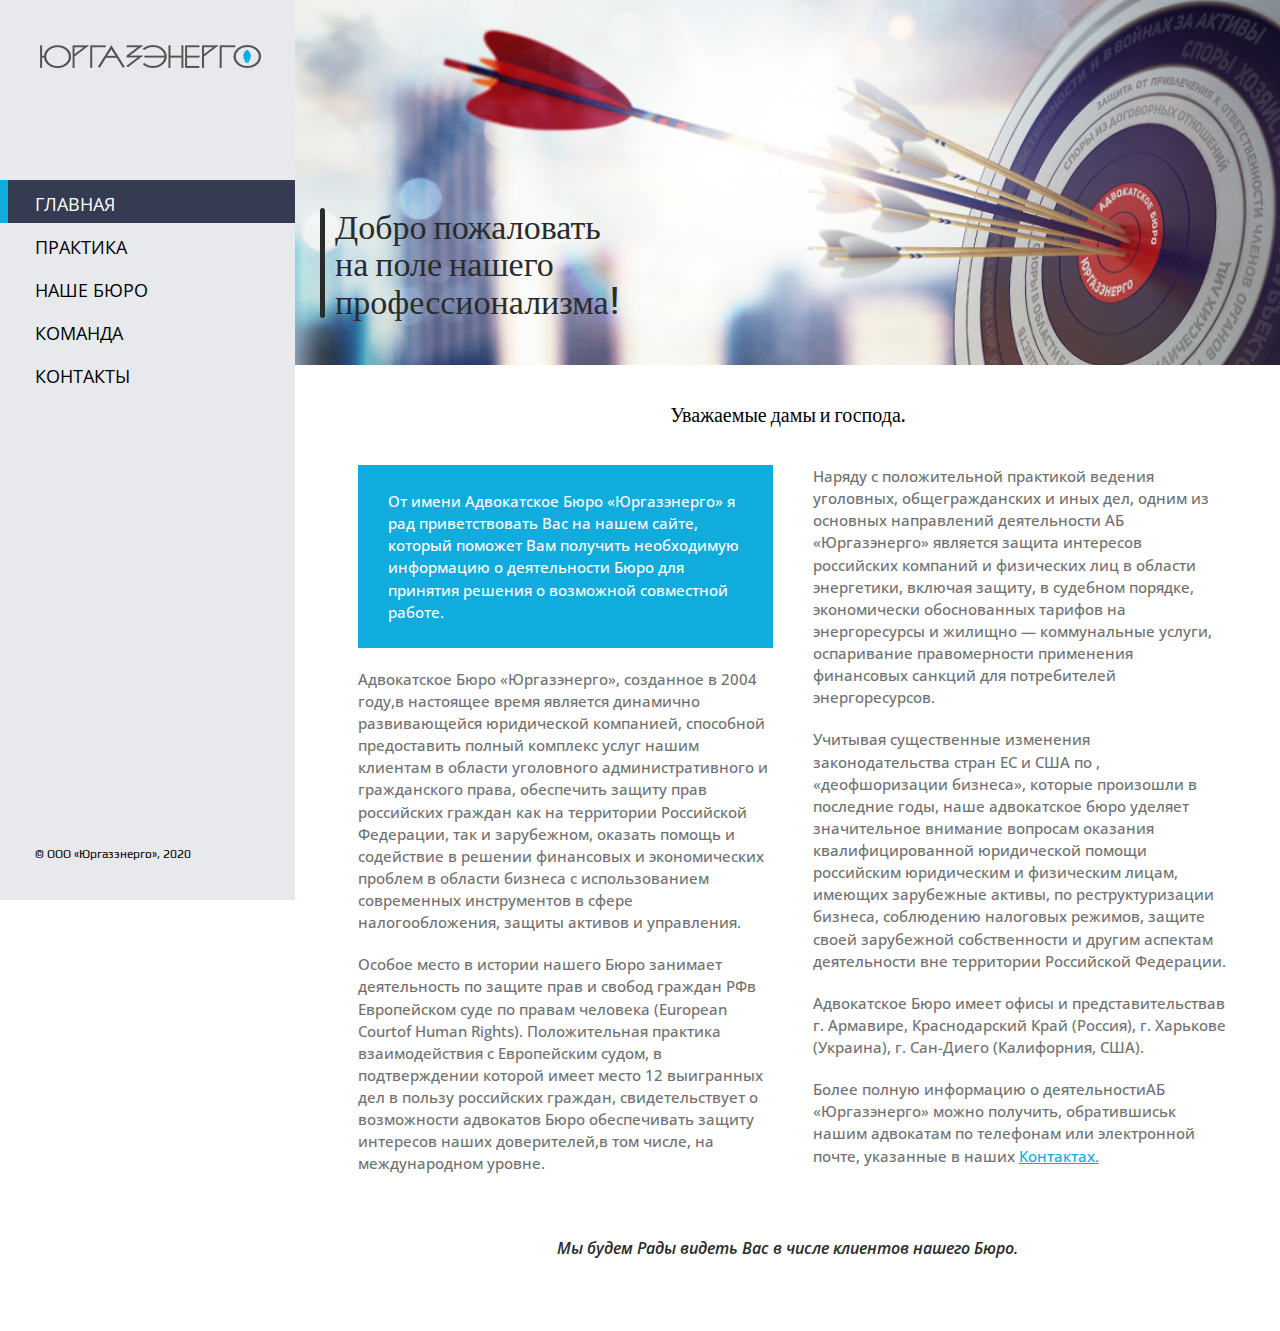
<file: index.html>
<!DOCTYPE html>
<html lang="en">

<head>
    <meta charset="UTF-8">
    <title>Document</title>

    <link href="https://fonts.googleapis.com/css2?family=Open+Sans:ital,wght@0,400;0,600;0,700;1,600&display=swap" rel="stylesheet">
    <link href="https://fonts.googleapis.com/css2?family=Arvo:wght@400;700&display=swap" rel="stylesheet">
    <link href="https://fonts.googleapis.com/css2?family=Play&display=swap" rel="stylesheet">

    <link rel="stylesheet" href="menu_style.css">
    <link rel="stylesheet" href="style.css">
</head>

<body>
    <div class="menu">

        <img class="logo" src="img/logo.png" alt="">

        <ul class="list">
            <li>
                <a class="list__item active" href="index.html">Главная</a>
            </li>
            <li>
                <a class="list__item" href="#">Практика</a>
            </li>
            <li>
                <a class="list__item" href="#">Наше бюро</a>
            </li>
            <li>
                <a class="list__item" href="#">Команда</a>
            </li>
            <li>
                <a class="list__item" href="contact_page.html">Контакты</a>
            </li>
        </ul>

        <p class="ooo">© ООО «Юргазэнерго», 2020</p>
    </div>

    <header>
        <h1 class="header__title">
            Добро пожаловать<br>
            на поле нашего<br>
            профессионализма!
        </h1>
    </header>

    <section>
        <div class="section__title">
            <h4>Уважаемые дамы и господа.</h4>
        </div>

        <div class="section__items">
            <div class="section__text">
                <p class="section__item special">От имени Адвокатское Бюро «Юргазэнерго»
                    я рад приветствовать Вас на нашем сайте, который поможет Вам получить необходимую информацию о деятельности Бюро для принятия решения
                    о возможной совместной работе.</p>

                <p class="section__item">Адвокатское Бюро «Юргазэнерго», созданное в 2004 году,в настоящее время является динамично развивающейся юридической компанией, способной предоставить полный комплекс услуг нашим клиентам в области уголовного административного и гражданского права, обеспечить защиту прав российских граждан как на территории Российской Федерации, так и зарубежном, оказать помощь и содействие в решении финансовых и экономических проблем в области бизнеса с использованием современных инструментов в сфере налогообложения, защиты активов и управления.</p>

                <p class="section__item">Особое место в истории нашего Бюро занимает деятельность по защите прав и свобод граждан РФв Европейском суде по правам человека (European Courtof Human Rights). Положительная практика взаимодействия с Европейским судом, в подтверждении которой имеет место 12 выигранных дел в пользу российских граждан, свидетельствует о возможности адвокатов Бюро обеспечивать защиту интересов наших доверителей,в том числе, на международном уровне.</p>
            </div>

            <div class="section__text">
                <p class="section__item">Наряду с положительной практикой ведения уголовных, общегражданских и иных дел, одним из основных направлений деятельности АБ «Юргазэнерго» является защита интересов российских компаний и физических лиц в области энергетики, включая защиту, в судебном порядке, экономически обоснованных тарифов на энергоресурсы и жилищно — коммунальные услуги, оспаривание правомерности применения финансовых санкций для потребителей энергоресурсов.</p>

                <p class="section__item">Учитывая существенные изменения законодательства стран ЕС и США по , «деофшоризации бизнеса», которые произошли в последние годы, наше адвокатское бюро уделяет значительное внимание вопросам оказания квалифицированной юридической помощи российским юридическим и физическим лицам, имеющих зарубежные активы, по реструктуризации бизнеса, соблюдению налоговых режимов, защите своей зарубежной собственности и другим аспектам деятельности вне территории Российской Федерации.</p>

                <p class="section__item">Адвокатское Бюро имеет офисы и представительствав г. Армавире, Краснодарский Край (Россия), г. Харькове (Украина), г. Сан-Диего (Калифорния, США).</p>

                <p class="section__item"> Более полную информацию о деятельностиАБ «Юргазэнерго» можно получить, обратившиськ нашим адвокатам по телефонам или электронной почте, указанные в наших
                    <span class="section__item__span"><a href="contact_page.html">Контактах.</a></span>
                </p>
            </div>
        </div>


        <footer>
            <h1 class="footer__title">Мы будем Рады видеть Вас в числе клиентов нашего Бюро.</h1>
        </footer>
    </section>

</body>


</html>
</file>
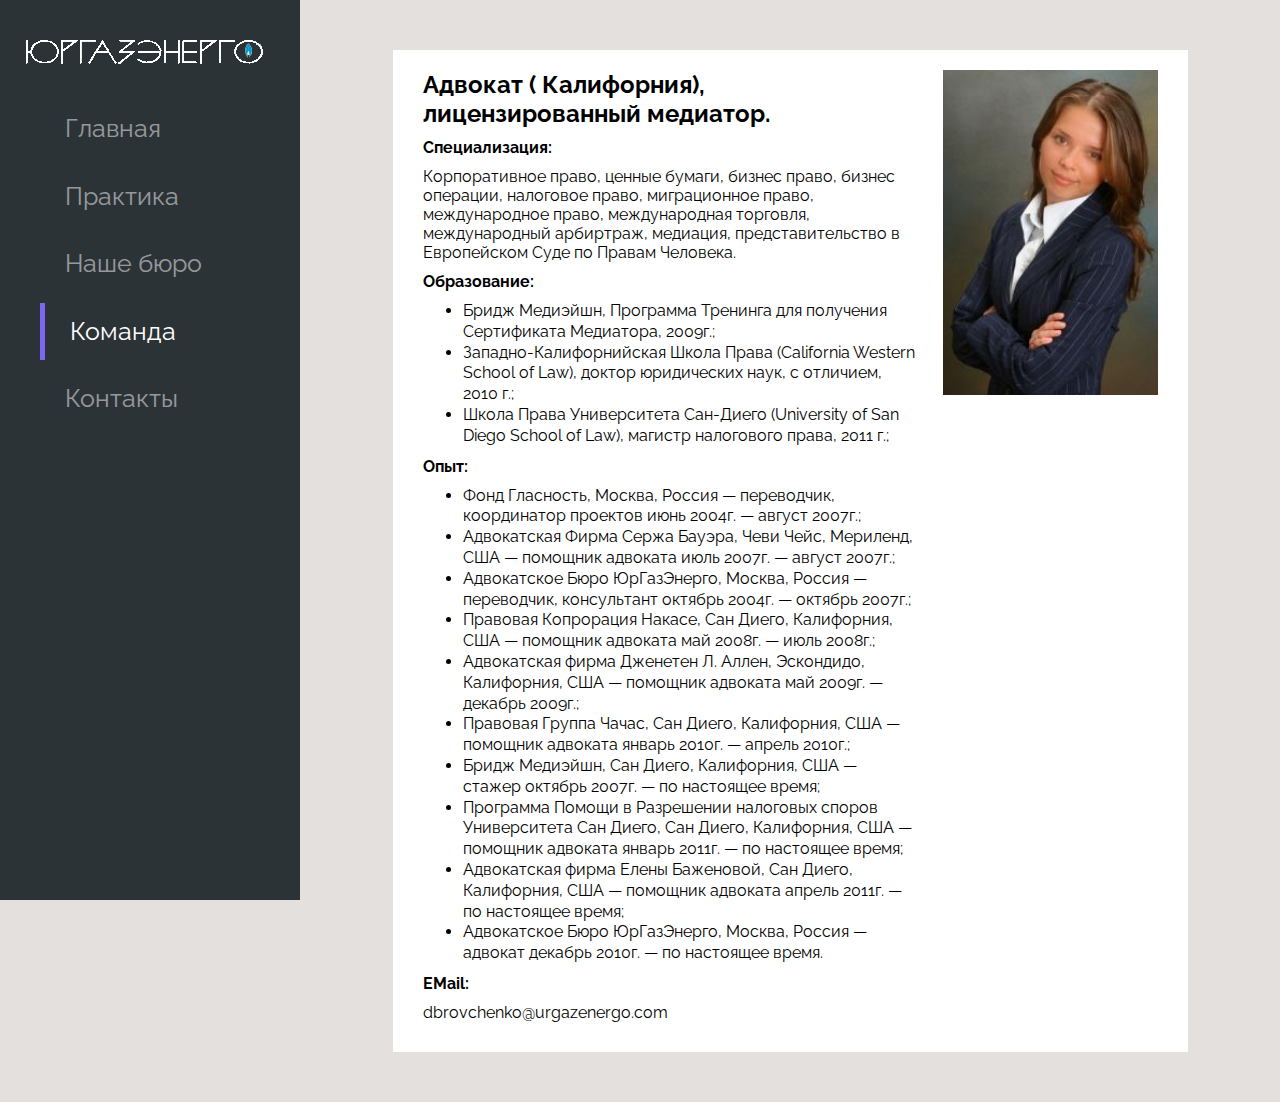
<file: BDS.html>
<!DOCTYPE html>
<html lang="en">

<head>
    <meta charset="UTF-8">
    <title>Соловых Дарья Сергеевна</title>
    <link rel="shortcut icon" href="images/title_logo.png" type="image/x-icon">
    <link href="https://fonts.googleapis.com/css2?family=Raleway:wght@400;600;700&display=swap" rel="stylesheet">
    <link rel="stylesheet" href="main_style.css">
</head>

<body>
    <div class="page">
        <div class="menu">
            <div class="logo">
                <a href="index.html"><img class="logo_img" src="images/logo.png" alt=""></a>
            </div>

            <ul>
                <li>
                    <a href="index.html" class="menu_list">
                        Главная
                    </a>
                </li>
                <li>
                    <a href="projects_page.html " class="menu_list">
                        Практика
                    </a>
                </li>
                <li>
                    <a href="buro_page.html" class="menu_list">
                        Наше бюро
                    </a>
                </li>
                <li class="selected">
                    <a href="team_page.html" class="menu_list selected">
                        Команда
                    </a>
                </li>
                <li>
                    <a href="contacts_page.html" class="menu_list">
                        Контакты
                    </a>
                </li>
            </ul>
        </div>

        <div class="content">
            <div class="person_info">
                <div class="person_info_text">
                    <h2>Адвокат ( Калифорния), лицензированный медиатор.</h2>
                    <p class="person_title">Специализация:</p>
                    <p>Корпоративное право, ценные бумаги, бизнес право, бизнес операции, налоговое право, миграционное право, международное право, международная торговля, международный арбиртраж, медиация, представительство в Европейском Суде по Правам Человека.</p>
                    <p class="person_title">Образование:</p>
                    <ul class="person_list">
                        <li class="person_list">Бридж Медиэйшн, Программа Тренинга для получения Сертификата Медиатора, 2009г.;</li>
                        <li class="person_list">Западно-Калифорнийская Школа Права (California Western School of Law), доктор юридических наук, с отличием, 2010 г.;</li>
                        <li class="person_list">Школа Права Университета Сан-Диего (University of San Diego School of Law), магистр налогового права, 2011 г.;</li>
                    </ul>
                    <p class="person_title">Опыт:</p>
                    <ul class="person_list">
                        <li class="person_list">Фонд Гласность, Москва, Россия — переводчик, координатор проектов июнь 2004г. — август 2007г.;</li>
                        <li class="person_list">Адвокатская Фирма Сержа Бауэра, Чеви Чейс, Мериленд, США — помощник адвоката июль 2007г. — август 2007г.;</li>
                        <li class="person_list">Адвокатское Бюро ЮрГазЭнерго, Москва, Россия — переводчик, консультант октябрь 2004г. — октябрь 2007г.;</li>
                        <li class="person_list">Правовая Копрорация Накасе, Сан Диего, Калифорния, США — помощник адвоката май 2008г. — июль 2008г.;</li>
                        <li class="person_list">Адвокатская фирма Дженетен Л. Аллен, Эскондидо, Калифорния, США — помощник адвоката май 2009г. — декабрь 2009г.;</li>
                        <li class="person_list">Правовая Группа Чачас, Сан Диего, Калифорния, США — помощник адвоката  январь 2010г. — апрель 2010г.;</li>
                        <li class="person_list">Бридж Медиэйшн, Сан Диего, Калифорния, США — стажер октябрь 2007г. — по настоящее время;</li>
                        <li class="person_list">Программа Помощи в Разрешении налоговых споров Университета Сан Диего, Сан Диего, Калифорния, США — помощник адвоката январь 2011г. — по настоящее время;</li>
                        <li class="person_list">Адвокатская фирма Елены Баженовой, Сан Диего, Калифорния, США — помощник адвоката апрель 2011г. — по настоящее время;</li>
                        <li class="person_list">Адвокатское Бюро ЮрГазЭнерго, Москва, Россия — адвокат декабрь 2010г. — по настоящее время.</li>
                    </ul>
                    <p class="person_title">EMail:</p>
                    <p>dbrovchenko@urgazenergo.com</p>
                </div>
                <div class="person_foto">
                    <img src="images/bds.jpg" alt="" height="325" width="215">
                </div>
            </div>
        </div>
    </div>
</body>

</html>
</file>
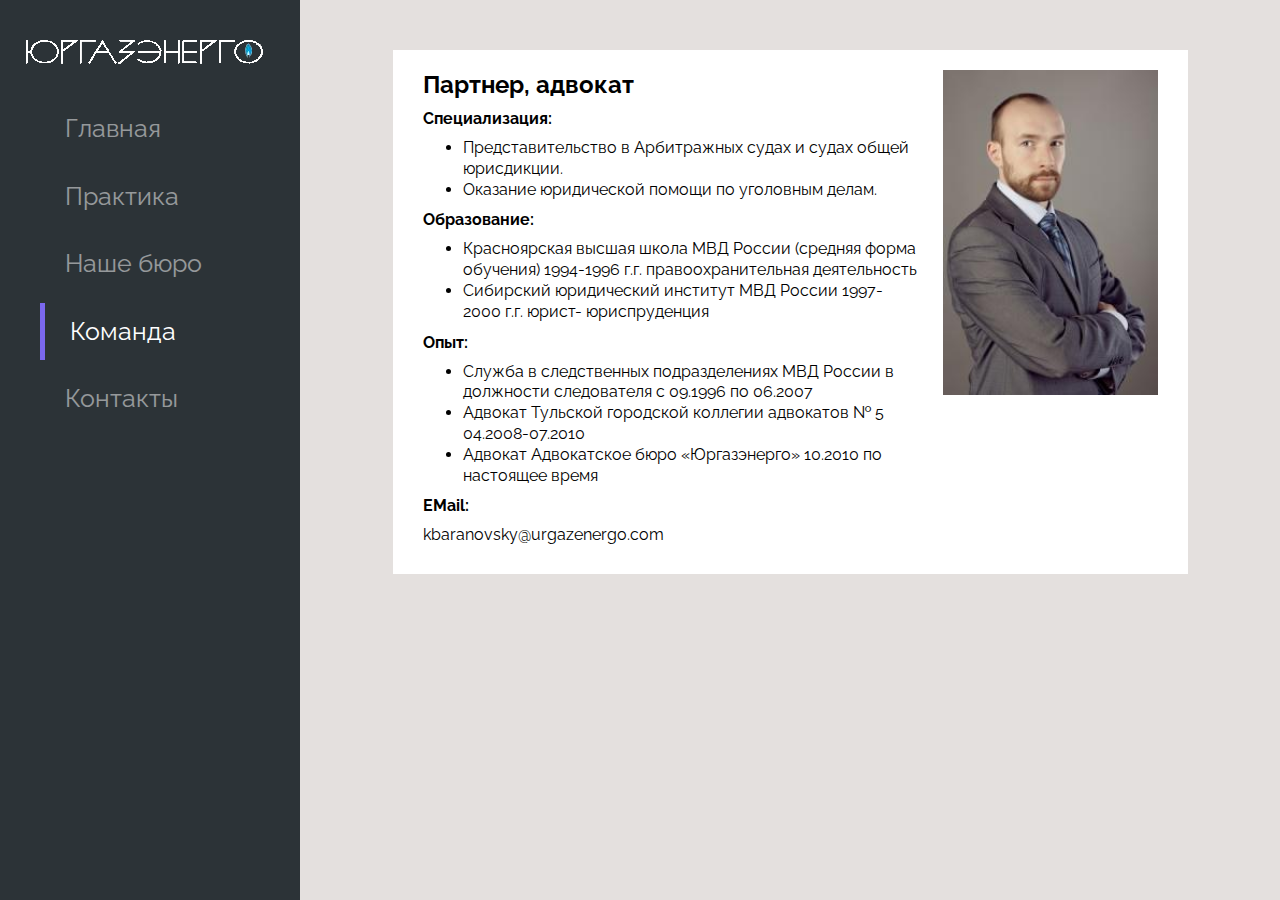
<file: BKV.html>
<!DOCTYPE html>
<html lang="en">

<head>
    <meta charset="UTF-8">
    <title>Барановский Константин Викторович</title>
    <link rel="shortcut icon" href="images/title_logo.png" type="image/x-icon">
    <link href="https://fonts.googleapis.com/css2?family=Raleway:wght@400;600;700&display=swap" rel="stylesheet">
    <link rel="stylesheet" href="main_style.css">
</head>

<body>
    <div class="page">
        <div class="menu">
            <div class="logo">
                <a href="index.html"><img class="logo_img" src="images/logo.png" alt=""></a>
            </div>

            <ul>
                <li>
                    <a href="index.html" class="menu_list">
                        Главная
                    </a>
                </li>
                <li>
                    <a href="projects_page.html " class="menu_list">
                        Практика
                    </a>
                </li>
                <li>
                    <a href="buro_page.html" class="menu_list">
                        Наше бюро
                    </a>
                </li>
                <li class="selected">
                    <a href="team_page.html" class="menu_list selected">
                        Команда
                    </a>
                </li>
                <li>
                    <a href="contacts_page.html" class="menu_list">
                        Контакты
                    </a>
                </li>
            </ul>
        </div>


        <div class="content">
            <div class="person_info">
                <div class="person_info_text">
                    <h2>Партнер, адвокат</h2>
                    <p class="person_title">Специализация:</p>
                    <ul class="person_list">
                        <li class="person_list">Представительство в Арбитражных судах и судах общей юрисдикции.</li>
                        <li class="person_list">Оказание юридической помощи по уголовным делам.</li>
                    </ul>
                    <p class="person_title">Образование:</p>
                    <ul class="person_list">
                        <li class="person_list">Красноярская высшая школа МВД России (средняя форма обучения) 1994-1996 г.г. правоохранительная деятельность</li>
                        <li class="person_list">Сибирский юридический институт МВД России 1997-2000 г.г. юрист- юриспруденция</li>
                    </ul>
                    <p class="person_title">Опыт:</p>
                    <ul class="person_list">
                        <li class="person_list">Служба в следственных подразделениях МВД России в должности следователя  с 09.1996 по 06.2007</li>
                        <li class="person_list">Адвокат Тульской городской коллегии адвокатов № 5 04.2008-07.2010</li>
                        <li class="person_list">Адвокат Адвокатское бюро «Юргазэнерго» 10.2010 по настоящее время</li>
                    </ul>
                    <p class="person_title">EMail:</p>
                    <p>kbaranovsky@urgazenergo.com</p>
                </div>
                <div class="person_foto">
                    <img src="images/bkv.jpg" alt="" height="325" width="215">
                </div>
            </div>
        </div>

    </div>
</body>

</html>
</file>
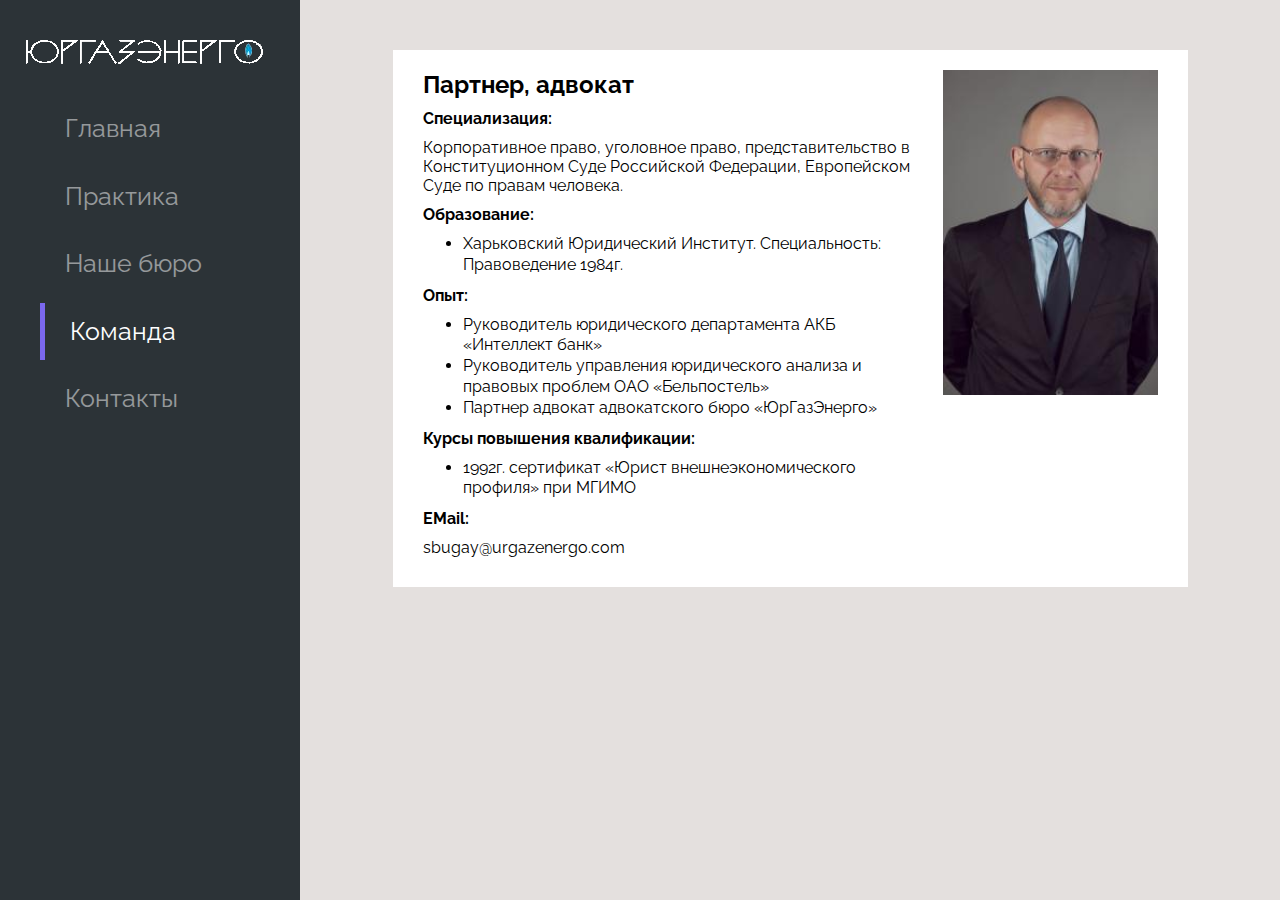
<file: BSP.html>
<!DOCTYPE html>
<html lang="en">

<head>
    <meta charset="UTF-8">
    <title>Бугай Сергей Прокофьевич</title>
    <link rel="shortcut icon" href="images/title_logo.png" type="image/x-icon">
    <link href="https://fonts.googleapis.com/css2?family=Raleway:wght@400;600;700&display=swap" rel="stylesheet">
    <link rel="stylesheet" href="main_style.css">
</head>

<body>
    <div class="page">
        <div class="menu">
            <div class="logo">
                <a href="index.html"><img class="logo_img" src="images/logo.png" alt=""></a>
            </div>

            <ul>
                <li>
                    <a href="index.html" class="menu_list">
                        Главная
                    </a>
                </li>
                <li>
                    <a href="projects_page.html " class="menu_list">
                        Практика
                    </a>
                </li>
                <li>
                    <a href="buro_page.html" class="menu_list">
                        Наше бюро
                    </a>
                </li>
                <li class="selected">
                    <a href="team_page.html" class="menu_list selected">
                        Команда
                    </a>
                </li>
                <li>
                    <a href="contacts_page.html" class="menu_list">
                        Контакты
                    </a>
                </li>
            </ul>
        </div>

        <div class="content">
            <div class="person_info">
                <div class="person_info_text">
                    <h2>Партнер, адвокат</h2>
                    <p class="person_title">Специализация:</p>
                    <p>Корпоративное право, уголовное право, представительство в Конституционном Суде Российской Федерации, Европейском Суде по правам человека.</p>
                    <p class="person_title">Образование:</p>
                    <ul class="person_list">
                        <li class="person_list">Харьковский Юридический Институт. Специальность: Правоведение 1984г.</li>
                    </ul>
                    <p class="person_title">Опыт:</p>
                    <ul class="person_list">
                        <li class="person_list">Руководитель юридического департамента АКБ «Интеллект банк»</li>
                        <li class="person_list">Руководитель управления юридического анализа и правовых проблем ОАО «Бельпостель»</li>
                        <li class="person_list">Партнер адвокат адвокатского бюро «ЮрГазЭнерго»</li>
                    </ul>
                    <p class="person_title">Курсы повышения квалификации:</p>
                    <ul class="person_list">
                        <li class="person_list">1992г. сертификат «Юрист внешнеэкономического профиля» при МГИМО</li>
                    </ul>
                    <p class="person_title">EMail:</p>
                    <p>sbugay@urgazenergo.com</p>
                </div>
                <div class="person_foto">
                    <img src="images/bsp.jpg" alt="" height="325" width="215">
                </div>
            </div>
        </div>
    </div>
</body>

</html>
</file>
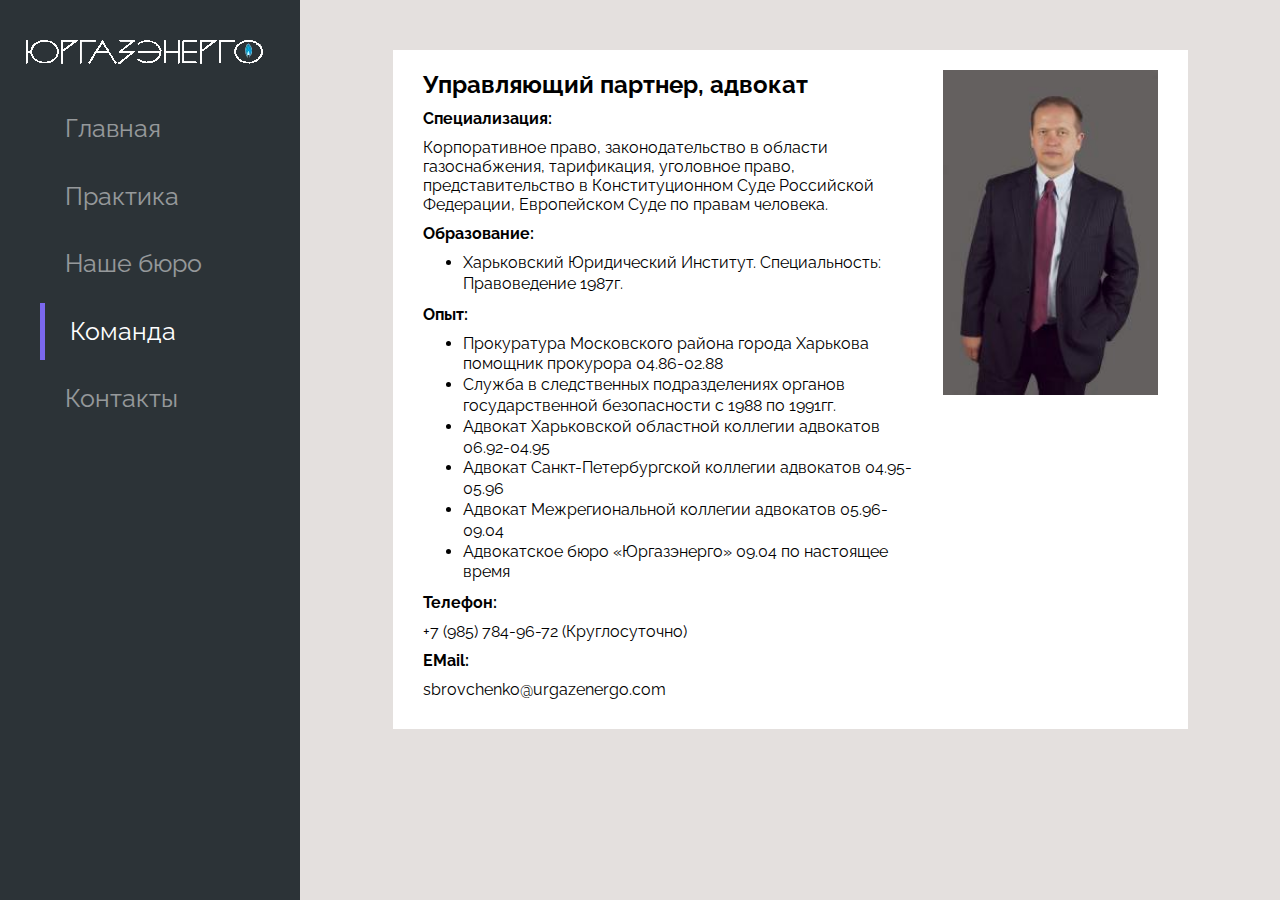
<file: BSV.html>
<!DOCTYPE html>
<html lang="en">

<head>
    <meta charset="UTF-8">
    <title>Бровченко Сергей Васильевич</title>
    <link rel="shortcut icon" href="images/title_logo.png" type="image/x-icon">
    <link href="https://fonts.googleapis.com/css2?family=Raleway:wght@400;600;700&display=swap" rel="stylesheet">
    <link rel="stylesheet" href="main_style.css">
</head>

<body>
    <div class="page">
        <div class="menu">
            <div class="logo">
                <a href="index.html"><img class="logo_img" src="images/logo.png" alt=""></a>
            </div>

            <ul>
                <li>
                    <a href="index.html" class="menu_list">
                        Главная
                    </a>
                </li>
                <li>
                    <a href="projects_page.html " class="menu_list">
                        Практика
                    </a>
                </li>
                <li>
                    <a href="buro_page.html" class="menu_list">
                        Наше бюро
                    </a>
                </li>
                <li class="selected">
                    <a href="team_page.html" class="menu_list selected">
                        Команда
                    </a>
                </li>
                <li>
                    <a href="contacts_page.html" class="menu_list">
                        Контакты
                    </a>
                </li>
            </ul>
        </div>

        <div class="content">
            <div class="person_info">
                <div class="person_info_text">
                    <h2>Управляющий партнер, адвокат</h2>
                    <p class="person_title">Специализация:</p>
                    <p>Корпоративное право, законодательство в области газоснабжения, тарификация, уголовное право, представительство в Конституционном Суде Российской Федерации, Европейском Суде по правам человека.</p>
                    <p class="person_title">Образование:</p>
                    <ul class="person_list">
                        <li class="person_list">Харьковский Юридический Институт. Специальность: Правоведение 1987г.</li>
                    </ul>
                    <p class="person_title">Опыт:</p>
                    <ul class="person_list">
                        <li class="person_list">Прокуратура Московского района города Харькова помощник прокурора 04.86-02.88</li>
                        <li class="person_list">Служба в следственных подразделениях органов государственной безопасности с 1988 по 1991гг.</li>
                        <li class="person_list">Адвокат Харьковской областной коллегии адвокатов 06.92-04.95</li>
                        <li class="person_list">Адвокат Санкт-Петербургской коллегии адвокатов 04.95-05.96</li>
                        <li class="person_list">Адвокат Межрегиональной коллегии адвокатов 05.96-09.04</li>
                        <li class="person_list">Адвокатское бюро «Юргазэнерго» 09.04 по настоящее время</li>
                    </ul>
                    <p class="person_title">Телефон:</p>
                    <p>+7 (985) 784-96-72 (Круглосуточно)</p>
                    <p class="person_title">EMail:</p>
                    <p>sbrovchenko@urgazenergo.com</p>
                </div>
                <div class="person_foto">
                    <img src="images/bsv.jpg" alt="" height="325" width="215">
                </div>
            </div>
        </div>
    </div>
</body>

</html>
</file>
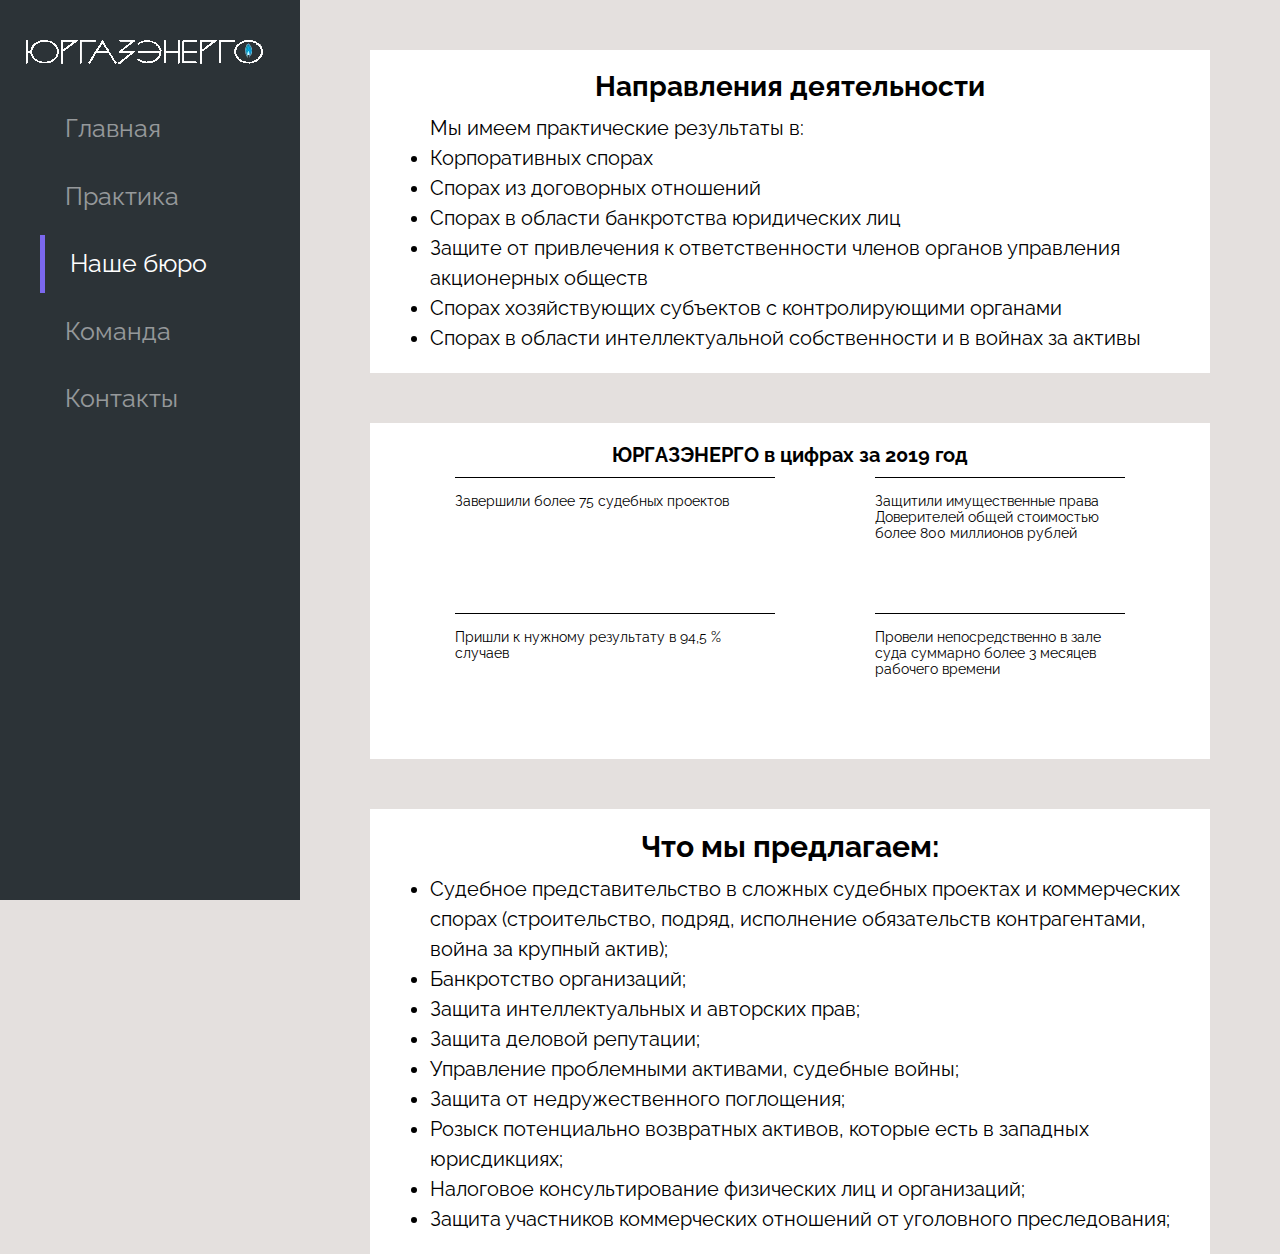
<file: buro_page.html>
<!DOCTYPE html>
<html lang="en">

<head>
    <meta charset="UTF-8">
    <title>Наше бюро</title>
    <link rel="shortcut icon" href="images/title_logo.png" type="image/x-icon">
    <link href="https://fonts.googleapis.com/css2?family=Raleway:wght@400;600;700&display=swap" rel="stylesheet">
    <link rel="stylesheet" href="main_style.css">
</head>

<body>
    <div class="page">
        <div class="menu">
            <div class="logo">
                <a href="index.html"><img class="logo_img" src="images/logo.png" alt=""></a>
            </div>

            <ul>
                <li>
                    <a href="index.html" class="menu_list">
                        Главная
                    </a>
                </li>
                <li>
                    <a href="projects_page.html" class="menu_list">
                        Практика
                    </a>
                </li>
                <li class="selected">
                    <a href="buro_page.html" class="menu_list selected">
                        Наше бюро
                    </a>
                </li>
                <li>
                    <a href="team_page.html" class="menu_list">
                        Команда
                    </a>
                </li>
                <li>
                    <a href="contacts_page.html" class="menu_list">
                        Контакты
                    </a>
                </li>
            </ul>
        </div>

        <div class="content">
            <div class="stats">
                <div class="naprav_title">
                    <h1>Направления деятельности</h1>
                </div>
                <ul>
                    <li class="help_list" id="no_disck">
                        Мы имеем практические результаты в:
                    </li>
                        <li class="help_list">Корпоративных спорах</li>
                        <li class="help_list">Спорах из договорных отношений</li>
                        <li class="help_list">Спорах в области банкротства юридических лиц</li>
                        <li class="help_list">Защите от привлечения к ответственности членов органов управления акционерных обществ</li>
                        <li class="help_list">Спорах хозяйствующих субъектов с контролирующими органами</li>
                        <li class="help_list">Спорах в области интеллектуальной собственности и в войнах за активы</li>
                    </ul>
            </div>

            <div class="stats">
                <div class="stats_title">
                    <h1>ЮРГАЗЭНЕРГО в цифрах за 2019 год</h1>
                </div>
                <div class="blocks">
                    <div class="block" id="bl_0">
                        Завершили более 75 судебных проектов
                    </div>
                    <div class="block" id="bl_1">
                        Защитили имущественные права Доверителей общей стоимостью более 800 миллионов рублей
                    </div>
                    <div class="block" id="bl_2">
                        Пришли к нужному результату в 94,5 % случаев
                    </div>
                    <div class="block" id="bl_3">
                        Провели непосредственно в зале суда суммарно более 3 месяцев рабочего времени
                    </div>
                </div>
            </div>

            <div class="stats">
                <div class="main_help_title">
                    <h1>Что мы предлагаем:</h1>
                </div>
                <div class="list">
                    <ul>
                        <li class="help_list" id="str">Cудебное представительство в сложных судебных проектах и коммерческих спорах (строительство, подряд, исполнение обязательств контрагентами, война за крупный актив);</li>
                        <li class="help_list">Банкротство организаций;</li>
                        <li class="help_list">Защита интеллектуальных и авторских прав; </li>
                        <li class="help_list">Защита деловой репутации;</li>
                        <li class="help_list">Управление проблемными активами, судебные войны;</li>
                        <li class="help_list">Защита от недружественного поглощения;</li>
                        <li class="help_list">Розыск потенциально возвратных активов, которые есть в западных юрисдикциях;</li>
                        <li class="help_list">Налоговое консультирование физических лиц и организаций;</li>
                        <li class="help_list">Защита участников коммерческих отношений от уголовного преследования;</li>
                    </ul>
                </div>
            </div>

        </div>


    </div>
</body>

</html>
</file>
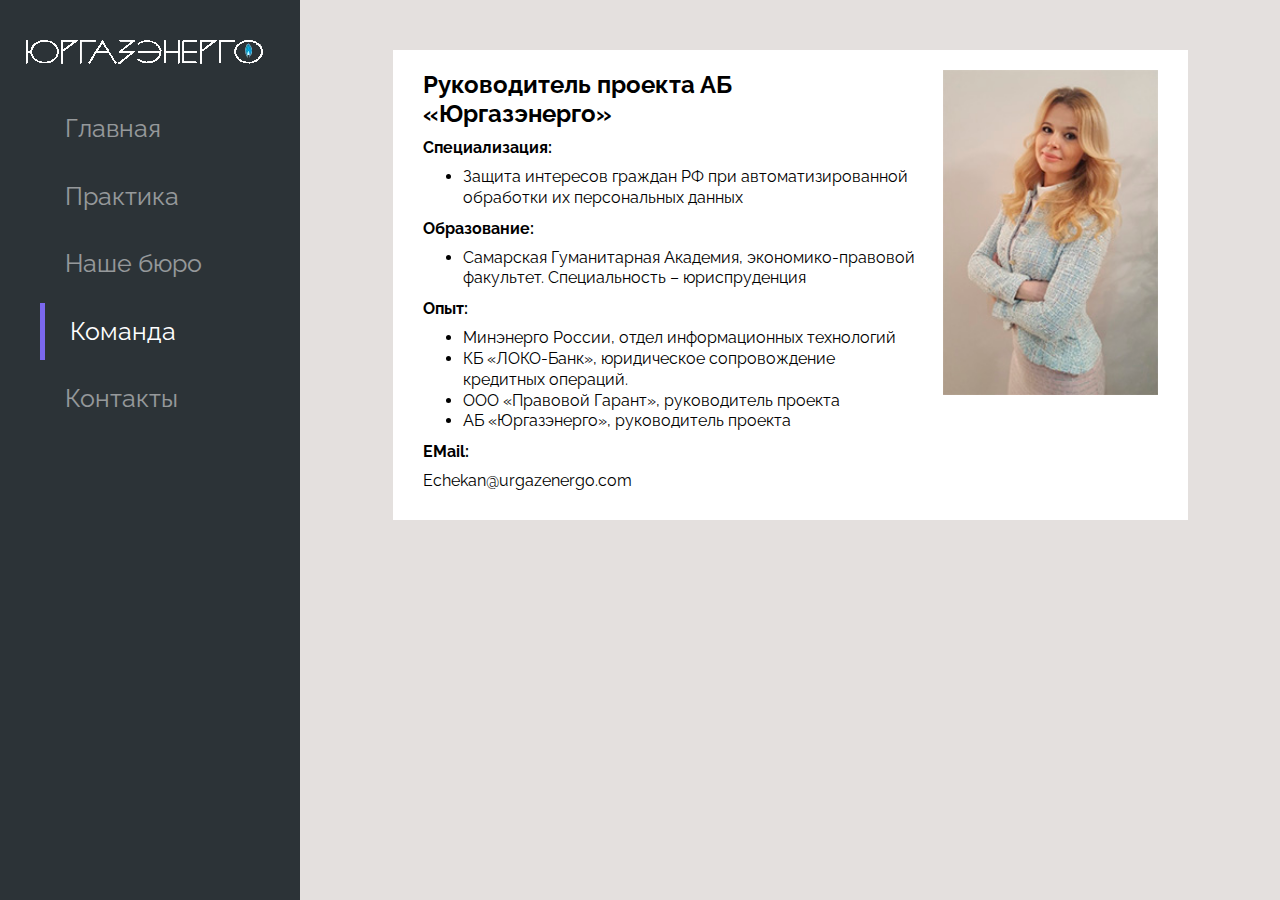
<file: CHEV.html>
<!DOCTYPE html>
<html lang="en">

<head>
    <meta charset="UTF-8">
    <title>Чекан Елена Викторовна</title>
    <link rel="shortcut icon" href="images/title_logo.png" type="image/x-icon">
    <link href="https://fonts.googleapis.com/css2?family=Raleway:wght@400;600;700&display=swap" rel="stylesheet">
    <link rel="stylesheet" href="main_style.css">
</head>

<body>
    <div class="page">
        <div class="menu">
            <div class="logo">
                <a href="index.html"><img class="logo_img" src="images/logo.png" alt=""></a>
            </div>

            <ul>
                <li>
                    <a href="index.html" class="menu_list">
                        Главная
                    </a>
                </li>
                <li>
                    <a href="projects_page.html " class="menu_list">
                        Практика
                    </a>
                </li>
                <li>
                    <a href="buro_page.html" class="menu_list">
                        Наше бюро
                    </a>
                </li>
                <li class="selected">
                    <a href="team_page.html" class="menu_list selected">
                        Команда
                    </a>
                </li>
                <li>
                    <a href="contacts_page.html" class="menu_list">
                        Контакты
                    </a>
                </li>
            </ul>
        </div>

        <div class="content">
            <div class="person_info">
                <div class="person_info_text">
                    <h2>Руководитель проекта АБ «Юргазэнерго»</h2>
                    <p class="person_title">Специализация:</p>
                    <ul class="person_list">
                        <li class="person_list">Защита интересов граждан РФ при автоматизированной обработки их персональных данных</li>
                    </ul>
                    <p class="person_title">Образование:</p>
                    <ul class="person_list">
                        <li class="person_list">Самарская Гуманитарная Академия, экономико-правовой факультет.
                            Специальность – юриспруденция</li>
                    </ul>
                    <p class="person_title">Опыт:</p>
                    <ul class="person_list">
                        <li class="person_list">Минэнерго России, отдел информационных технологий</li>
                        <li class="person_list">КБ «ЛОКО-Банк», юридическое сопровождение кредитных операций.</li>
                        <li class="person_list">ООО «Правовой Гарант», руководитель проекта</li>
                        <li class="person_list">АБ «Юргазэнерго», руководитель проекта</li>
                    </ul>
                    <p class="person_title">EMail:</p>
                    <p>Echekan@urgazenergo.com</p>
                </div>
                <div class="person_foto">
                    <img src="images/chev.jpg" alt="" height="325" width="215">
                </div>
            </div>
        </div>
    </div>
</body>

</html>
</file>
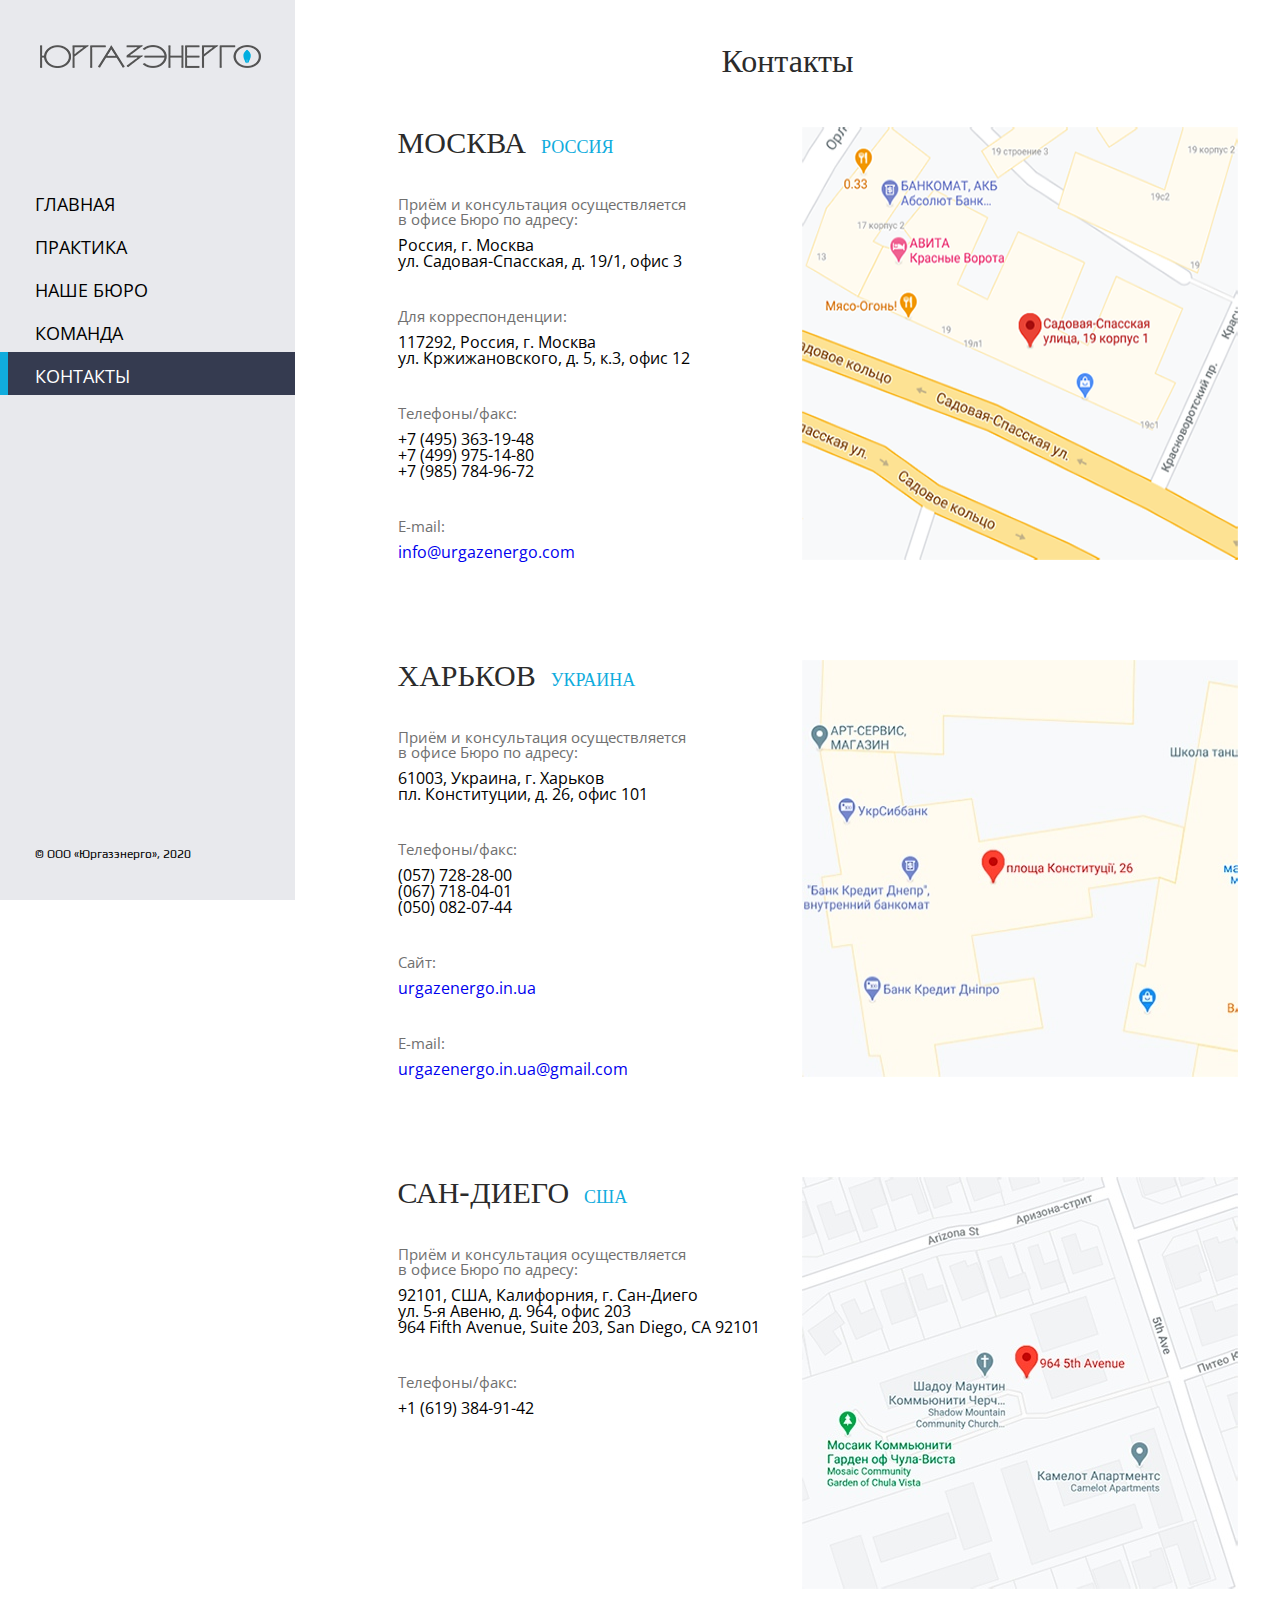
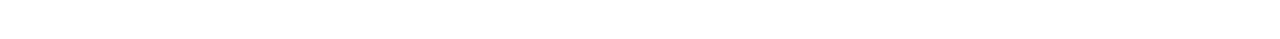
<file: contact_page.html>
<!DOCTYPE html>
<html lang="en">

<head>
    <meta charset="UTF-8">
    <title>Document</title>

    <link href="https://fonts.googleapis.com/css2?family=Open+Sans:wght@400;600;700&display=swap" rel="stylesheet">
    <link href="https://fonts.googleapis.com/css2?family=Arvo:wght@400;700&display=swap" rel="stylesheet">
    <link href="https://fonts.googleapis.com/css2?family=Play&display=swap" rel="stylesheet">

    <link rel="stylesheet" href="menu_style.css">
    <link rel="stylesheet" href="style_contact.css">
</head>

<body>
    <div class="menu">

        <img class="logo" src="img/logo.png" alt="">

        <ul class="list">
            <li>
                <a class="list__item" href="index.html">Главная</a>
            </li>
            <li>
                <a class="list__item" href="#">Практика</a>
            </li>
            <li>
                <a class="list__item" href="#">Наше бюро</a>
            </li>
            <li>
                <a class="list__item" href="#">Команда</a>
            </li>
            <li>
                <a class="list__item active" href="contact_page.html">Контакты</a>
            </li>
        </ul>

        <p class="ooo">© ООО «Юргазэнерго», 2020</p>
    </div>

    <section>
        <h1 class="section__title">
            Контакты
        </h1>

        <div class="section__item">
            <div class="item__text">
                <div class="item__title">
                    <h1 class="city">МОСКВА</h1>
                    <h1 class="country">РОССИЯ</h1>
                </div>

                <p class="p_gray">Приём и консультация осуществляется<br>
                    в офисе Бюро по адресу:</p>
                <p class="p_adres">Россия, г. Москва<br>
                    ул. Садовая-Спасская, д. 19/1, офис 3</p>

                <p class="p_gray">Для корреспонденции:</p>
                <p class="p_adres">117292, Россия, г. Москва<br> ул. Кржижановского, д. 5, к.3, офис 12</p>

                <p class="p_gray">Телефоны/факс:</p>
                <p class="p_adres">
                    +7 (495) 363-19-48<br>
                    +7 (499) 975-14-80<br>
                    +7 (985) 784-96-72<br>
                </p>

                <p class="p_gray">E-mail:</p>
                <p class="p_adres">
                    <a href="mailto:info@urgazenergo.com">
                        info@urgazenergo.com
                    </a>
                </p>
            </div>
            <img src="img/map_1.png" alt="" class="item__img">
        </div>

        <div class="section__item">
            <div class="item__text">
                <div class="item__title">
                    <h1 class="city">ХАРЬКОВ</h1>
                    <h1 class="country">УКРАИНА</h1>
                </div>

                <p class="p_gray">Приём и консультация осуществляется<br>
                    в офисе Бюро по адресу:</p>
                <p class="p_adres">61003, Украина, г. Харьков<br> пл. Конституции, д. 26, офис 101</p>

                <p class="p_gray">Телефоны/факс:</p>
                <p class="p_adres">
                    (057) 728-28-00<br>
                    (067) 718-04-01<br>
                    (050) 082-07-44<br>
                </p>

                <p class="p_gray">Cайт:</p>
                <p class="p_adres">
                    <a href="www.urgazenergo.in.ua">
                        urgazenergo.in.ua
                    </a>
                </p>

                <p class="p_gray">E-mail:</p>
                <p class="p_adres">
                    <a href="mailto:urgazenergo.in.ua@gmail.com">
                        urgazenergo.in.ua@gmail.com
                    </a>
                </p>
            </div>
            <img src="img/map_2.png" alt="" class="item__img">
        </div>

        <div class="section__item">
            <div class="item__text">
                <div class="item__title">
                    <h1 class="city">САН-ДИЕГО</h1>
                    <h1 class="country">США</h1>
                </div>

                <p class="p_gray">Приём и консультация осуществляется<br>
                    в офисе Бюро по адресу:</p>
                <p class="p_adres">92101, США, Калифорния, г. Сан-Диего<br>
                    ул. 5-я Авеню, д. 964, офис 203<br>
                    964 Fifth Avenue, Suite 203, San Diego, CA 92101</p>

                <p class="p_gray">Телефоны/факс:</p>
                <p class="p_adres">
                    +1 (619) 384-91-42<br>
                </p>
            </div>
            <img src="img/map_3.png" alt="" class="item__img">
        </div>
    </section>
</body>

</html>
</file>
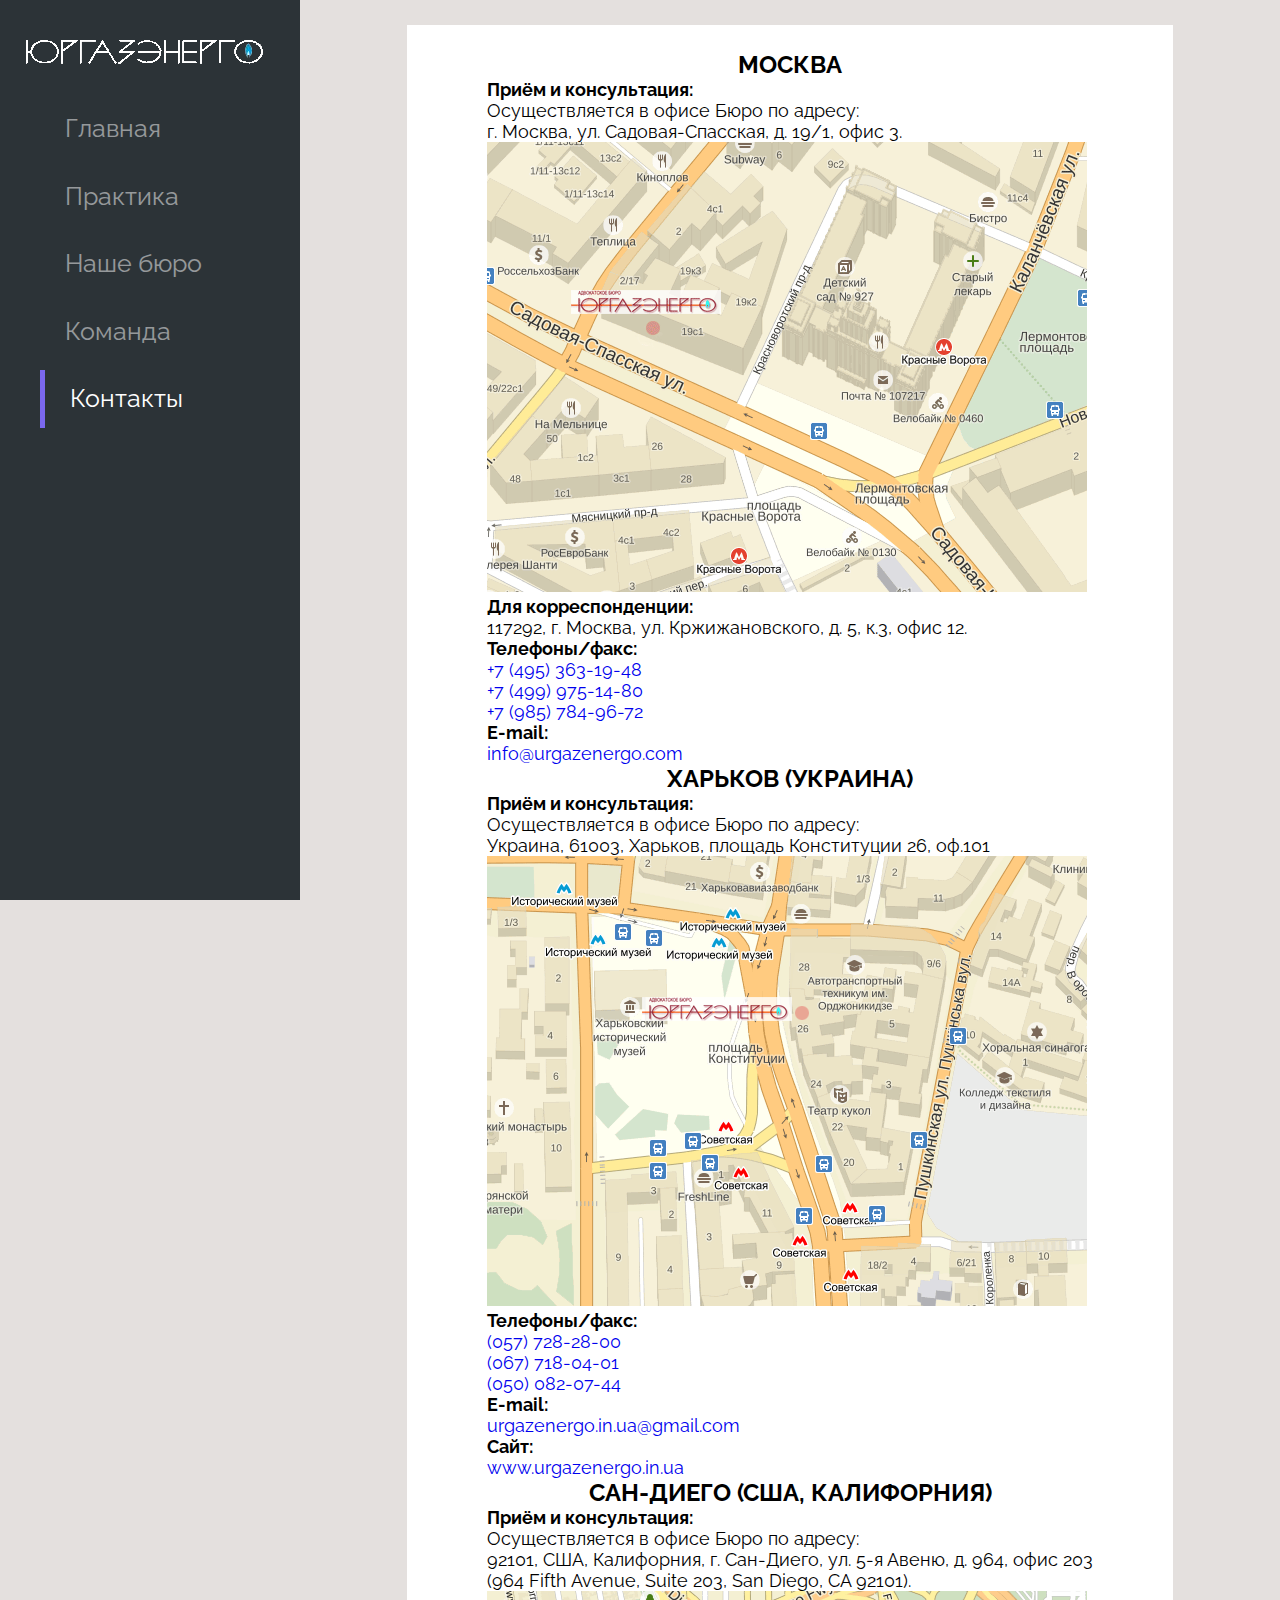
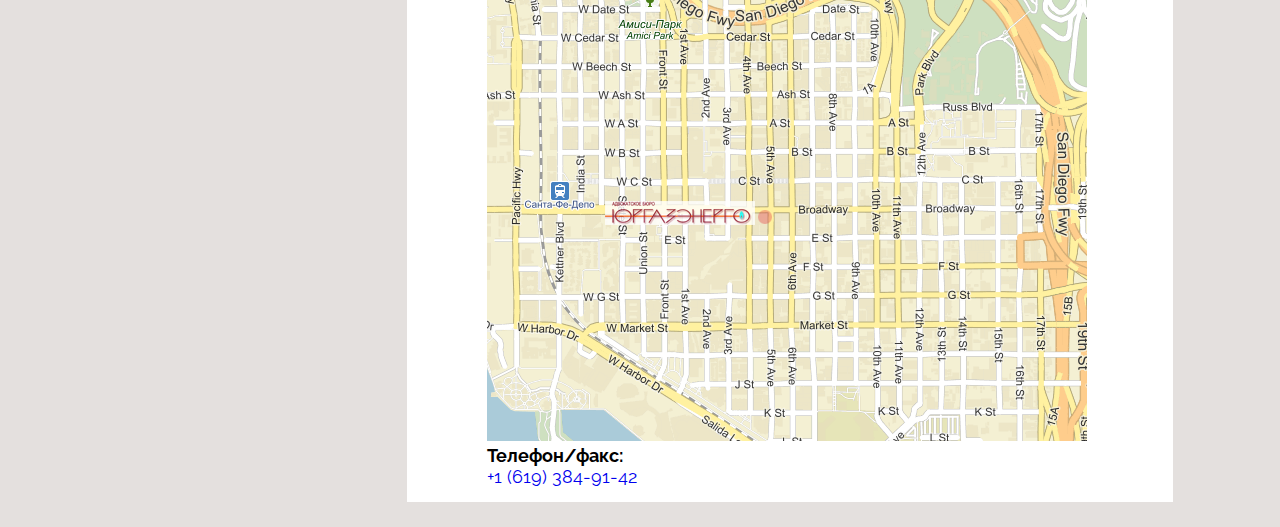
<file: contacts_page.html>
<!DOCTYPE html>
<html lang="en">

<head>
    <meta charset="UTF-8">
    <title>Контакты</title>
    <link rel="shortcut icon" href="images/title_logo.png" type="image/x-icon">
    <link href="https://fonts.googleapis.com/css2?family=Raleway:wght@400;600;700&display=swap" rel="stylesheet">
    <link rel="stylesheet" href="main_style.css">
</head>

<body>
    <div class="page">
        <div class="menu">
            <div class="logo">
                <a href="index.html"><img class="logo_img" src="images/logo.png" alt=""></a>
            </div>

            <ul>
                <li>
                    <a href="index.html" class="menu_list">
                        Главная
                    </a>
                </li>
                <li>
                    <a href="projects_page.html" class="menu_list">
                        Практика
                    </a>
                </li>
                <li>
                    <a href="buro_page.html" class="menu_list">
                        Наше бюро
                    </a>
                </li>
                <li>
                    <a href="team_page.html" class="menu_list ">
                        Команда
                    </a>
                </li>
                <li class="selected">
                    <a href="contacts_page.html" class="menu_list selected">
                        Контакты
                    </a>
                </li>
            </ul>
        </div>

        <div class="content">
            <div class="address_list">
                <div class="address">
                    <h3>Москва</h3>
                    <p> <b>Приём и консультация:</b><br>
                        Осуществляется в офисе Бюро по адресу:<br>
                        г. Москва, ул. Садовая-Спасская, д. 19/1, офис 3.</p>
                    <img src="images/OfficeMoscow.png" alt="">
                    <p><b>Для корреспонденции:</b><br>
                        117292, г. Москва, ул. Кржижановского, д. 5, к.3, офис 12.</p>
                    <p>
                        <b>Телефоны/факс:</b><br>
                        <a href="tel:+74953631948" class="tel">+7 (495) 363-19-48</a>
                        <a href="tel:+74999751480" class="tel">+7 (499) 975-14-80</a>
                        <a href="tel:+79857849672" class="tel">+7 (985) 784-96-72</a>
                    </p>
                    <p><b>E-mail:</b><a href="mailto:info@urgazenergo.com">
                            info@urgazenergo.com</a></p>
                </div>
                <div class="address">
                    <h3>ХАРЬКОВ (УКРАИНА)</h3>
                    <p> <b>Приём и консультация:</b><br>
                        Осуществляется в офисе Бюро по адресу:<br>
                        Украина, 61003, Харьков, площадь Конституции 26, оф.101</p>
                    <img src="images/OfficeKharkov2.png" alt="">
                    <p>
                        <b>Телефоны/факс:</b><br>
                        <a href="tel:0577282800" class="tel">(057) 728-28-00</a>
                        <a href="tel:0677180401" class="tel">(067) 718-04-01</a>
                        <a href="tel:0500820744" class="tel">(050) 082-07-44</a>
                    </p>
                    <p><b>E-mail:</b><a href="mailto:urgazenergo.in.ua@gmail.com">
                            urgazenergo.in.ua@gmail.com</a></p>
                    <p><b>Сайт:</b><a href="https://www.urgazenergo.in.ua" target="_blank">
                            www.urgazenergo.in.ua</a></p>
                </div>

                <div class="address">
                    <h3>САН-ДИЕГО (США, КАЛИФОРНИЯ)</h3>
                    <p><b>Приём и консультация:</b> <br>
                        Осуществляется в офисе Бюро по адресу:<br>
                        92101, США, Калифорния, г. Сан-Диего, ул. 5-я Авеню, д. 964, офис 203<br>
                        (964 Fifth Avenue, Suite 203, San Diego, CA 92101).</p>
                    <img src="images/OfficeSanDiego.png" alt="">
                    <p><b>Телефон/факс:</b>
                        <a href="tel:+16193849142" class="tel">+1 (619) 384-91-42</a></p>
                </div>
            </div>
        </div>
    </div>
</body>

</html>
</file>
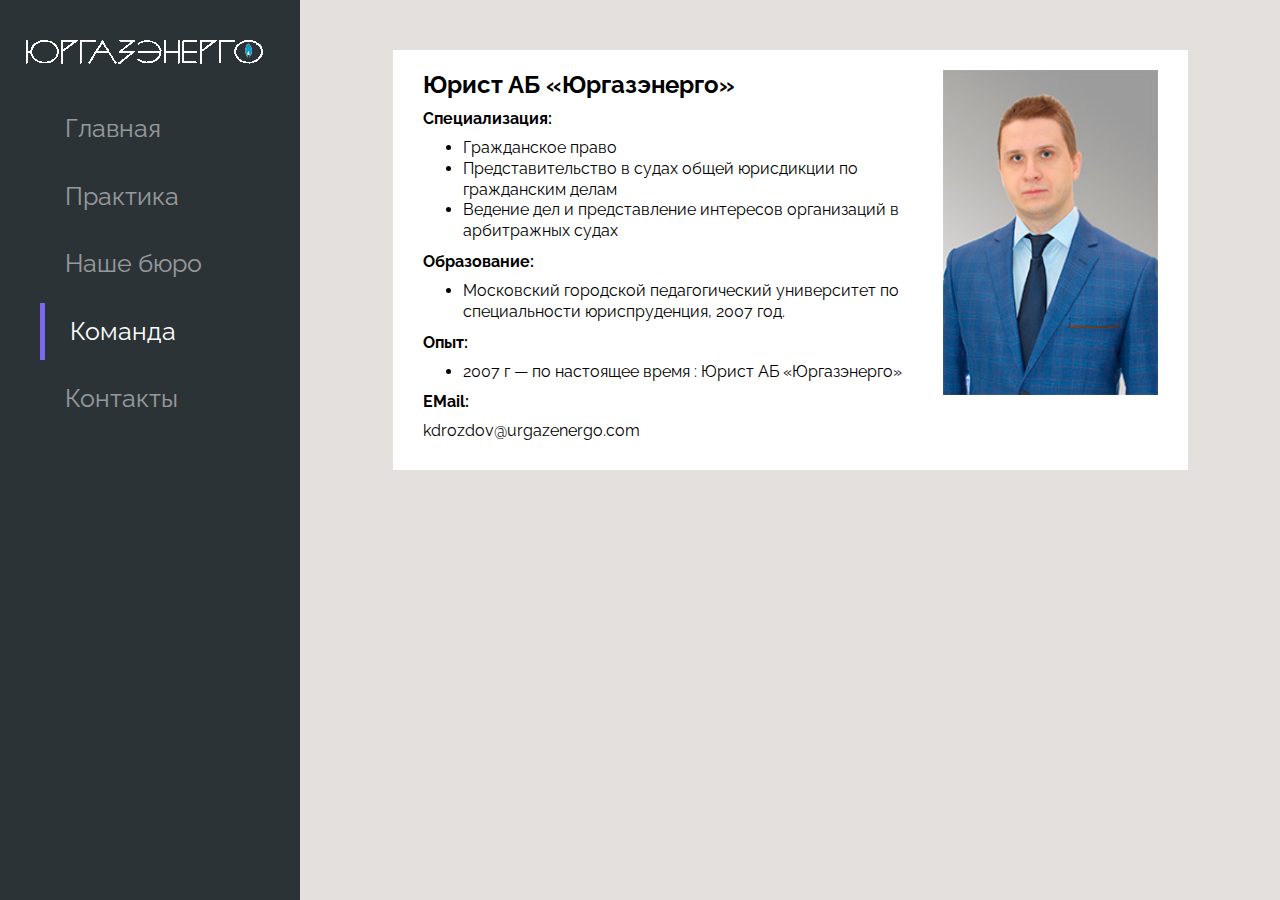
<file: DKV.html>
<!DOCTYPE html>
<html lang="en">

<head>
    <meta charset="UTF-8">
    <title>Дроздов Кирилл Валерьевич</title>
    <link rel="shortcut icon" href="images/title_logo.png" type="image/x-icon">
    <link href="https://fonts.googleapis.com/css2?family=Raleway:wght@400;600;700&display=swap" rel="stylesheet">
    <link rel="stylesheet" href="main_style.css">
</head>

<body>
    <div class="page">
        <div class="menu">
            <div class="logo">
                <a href="index.html"><img class="logo_img" src="images/logo.png" alt=""></a>
            </div>

            <ul>
                <li>
                    <a href="index.html" class="menu_list">
                        Главная
                    </a>
                </li>
                <li>
                    <a href="projects_page.html " class="menu_list">
                        Практика
                    </a>
                </li>
                <li>
                    <a href="buro_page.html" class="menu_list">
                        Наше бюро
                    </a>
                </li>
                <li class="selected">
                    <a href="team_page.html" class="menu_list selected">
                        Команда
                    </a>
                </li>
                <li>
                    <a href="contacts_page.html" class="menu_list">
                        Контакты
                    </a>
                </li>
            </ul>
        </div>

        <div class="content">
            <div class="person_info">
                <div class="person_info_text">
                    <h2>Юрист АБ «Юргазэнерго»</h2>
                    <p class="person_title">Специализация:</p>
                    <ul class="person_list">
                        <li class="person_list">Гражданское право</li>
                        <li class="person_list">Представительство в судах общей юрисдикции по гражданским делам</li>
                        <li class="person_list">Ведение дел и представление интересов организаций в арбитражных судах</li>
                    </ul>
                    <p class="person_title">Образование:</p>
                    <ul class="person_list">
                        <li class="person_list">Московский городской педагогический университет по специальности юриспруденция, 2007 год.</li>
                    </ul>
                    <p class="person_title">Опыт:</p>
                    <ul class="person_list">
                        <li class="person_list">2007 г — по настоящее время : Юрист АБ «Юргазэнерго»</li>
                    </ul>
                    <p class="person_title">EMail:</p>
                    <p>kdrozdov@urgazenergo.com</p>
                </div>
                <div class="person_foto">
                    <img src="images/dkv.jpg" alt="" height="325" width="215">
                </div>
            </div>
        </div>
    </div>
</body>

</html>
</file>
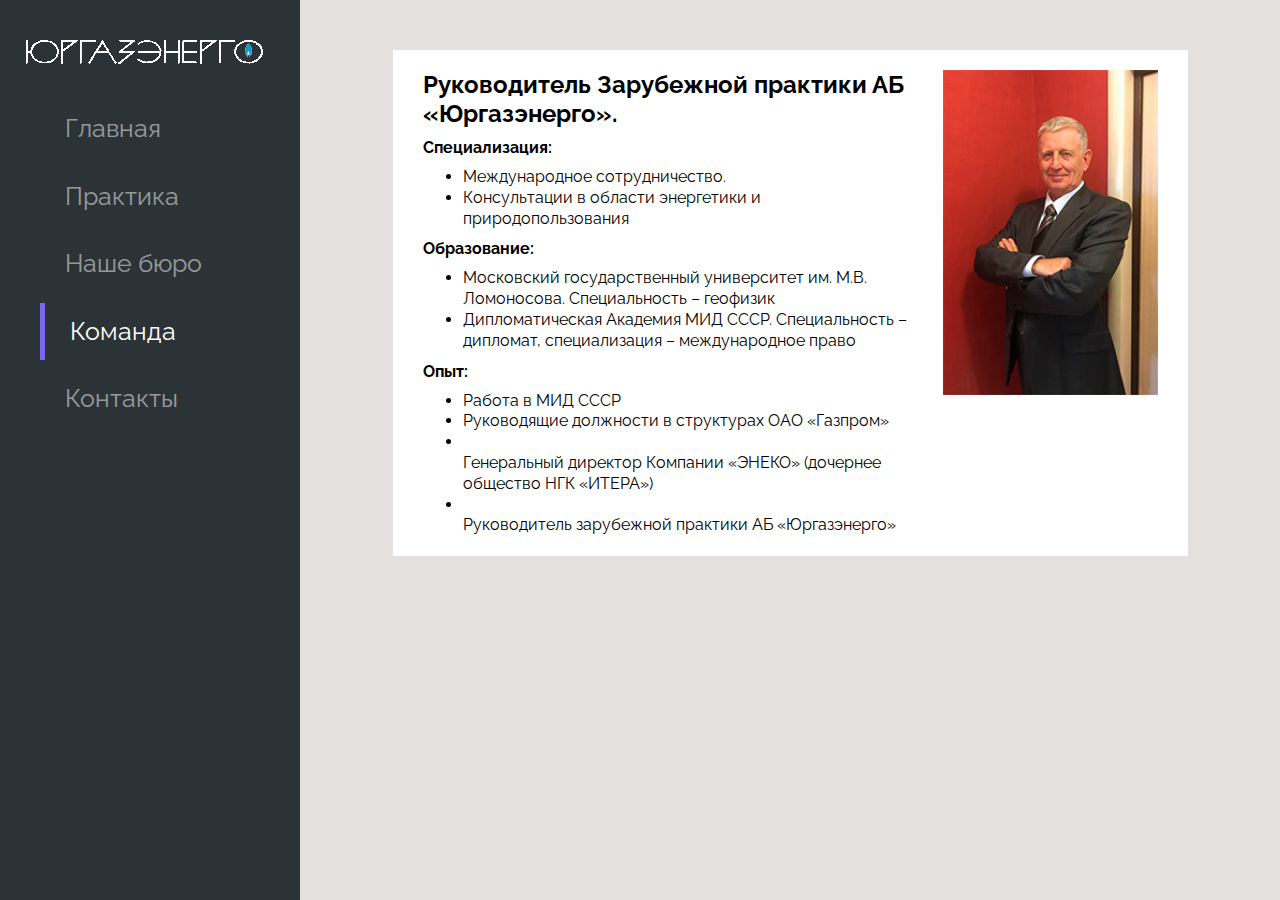
<file: FAI.html>
<!DOCTYPE html>
<html lang="en">

<head>
    <meta charset="UTF-8">
    <title>Федосеев Алексей Иванович</title>
    <link rel="shortcut icon" href="images/title_logo.png" type="image/x-icon">
    <link href="https://fonts.googleapis.com/css2?family=Raleway:wght@400;600;700&display=swap" rel="stylesheet">
    <link rel="stylesheet" href="main_style.css">
</head>

<body>
    <div class="page">
        <div class="menu">
            <div class="logo">
                <a href="index.html"><img class="logo_img" src="images/logo.png" alt=""></a>
            </div>

            <ul>
                <li>
                    <a href="index.html" class="menu_list">
                        Главная
                    </a>
                </li>
                <li>
                    <a href="projects_page.html " class="menu_list">
                        Практика
                    </a>
                </li>
                <li>
                    <a href="buro_page.html" class="menu_list">
                        Наше бюро
                    </a>
                </li>
                <li class="selected">
                    <a href="team_page.html" class="menu_list selected">
                        Команда
                    </a>
                </li>
                <li>
                    <a href="contacts_page.html" class="menu_list">
                        Контакты
                    </a>
                </li>
            </ul>
        </div>

        <div class="content">
            <div class="person_info">
                <div class="person_info_text">
                    <h2>Руководитель Зарубежной практики АБ «Юргазэнерго».</h2>
                    <p class="person_title">Специализация:</p>
                    <ul class="person_list">
                        <li class="person_list">Международное сотрудничество.</li>
                        <li class="person_list">Консультации в области энергетики и природопользования</li>
                    </ul>
                    <p class="person_title">Образование:</p>
                    <ul class="person_list">
                        <li class="person_list">Московский государственный университет им. М.В. Ломоносова.
                            Специальность – геофизик</li>
                        <li class="person_list">Дипломатическая Академия МИД СССР.
                            Специальность – дипломат, специализация – международное право</li>
                    </ul>
                    <p class="person_title">Опыт:</p>
                    <ul class="person_list">
                        <li class="person_list">Работа в МИД СССР</li>
                        <li class="person_list">Руководящие должности в структурах ОАО «Газпром»</li>
                        <li class="person_list"><li>Генеральный директор Компании «ЭНЕКО» (дочернее общество НГК «ИТЕРА»)</li>
                        <li class="person_list"><li>Руководитель зарубежной практики АБ «Юргазэнерго»</li>
                    </ul>
                </div>
                <div class="person_foto">
                    <img src="images/fai.jpg" alt="" height="325" width="215">
                </div>
            </div>
        </div>
    </div>
</body>

</html>
</file>
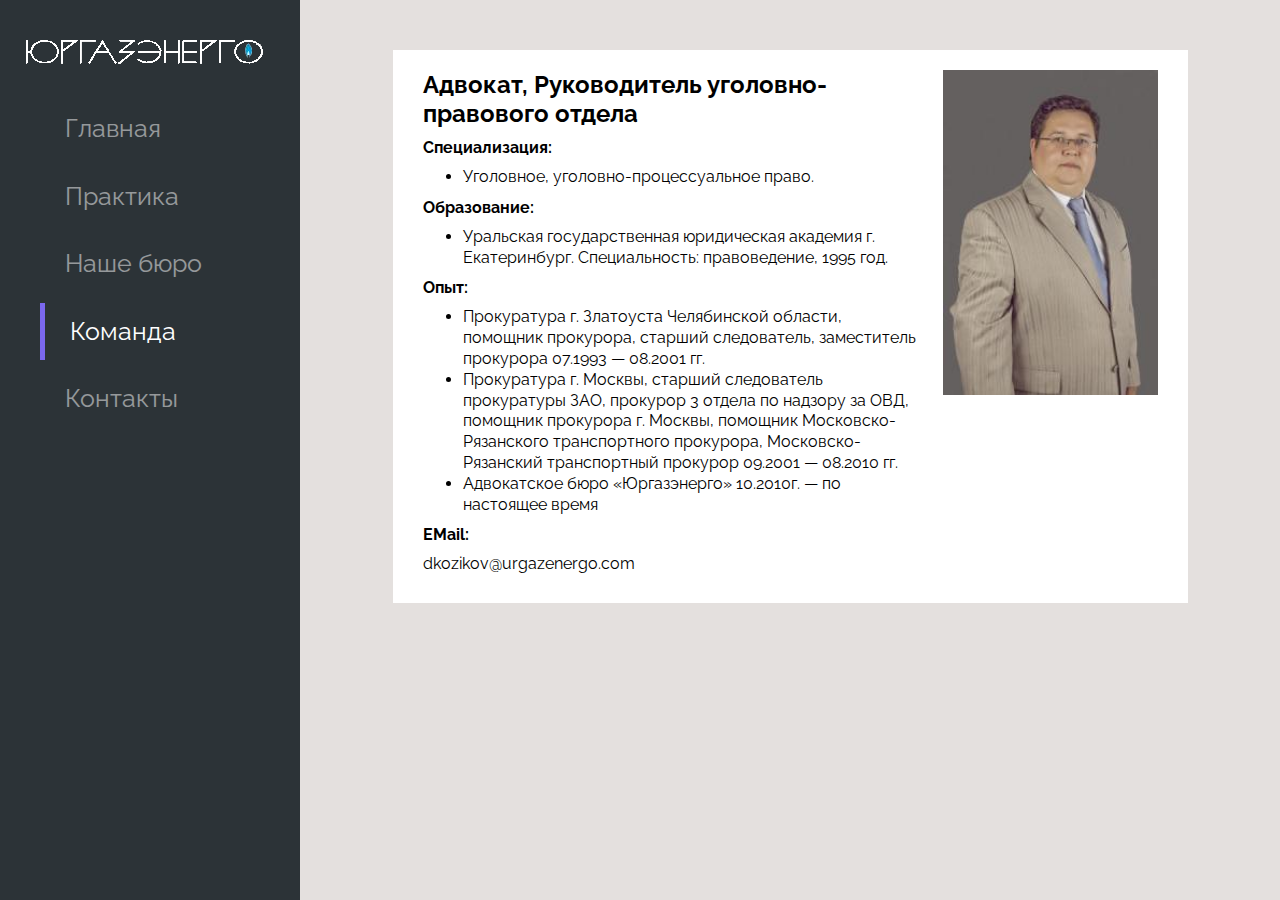
<file: KDU.html>
<!DOCTYPE html>
<html lang="en">

<head>
    <meta charset="UTF-8">
    <title>Козиков Дмитрий Юрьевич</title>
    <link rel="shortcut icon" href="images/title_logo.png" type="image/x-icon">
    <link href="https://fonts.googleapis.com/css2?family=Raleway:wght@400;600;700&display=swap" rel="stylesheet">
    <link rel="stylesheet" href="main_style.css">
</head>

<body>
    <div class="page">
        <div class="menu">
            <div class="logo">
                <a href="index.html"><img class="logo_img" src="images/logo.png" alt=""></a>
            </div>

            <ul>
                <li>
                    <a href="index.html" class="menu_list">
                        Главная
                    </a>
                </li>
                <li>
                    <a href="projects_page.html " class="menu_list">
                        Практика
                    </a>
                </li>
                <li>
                    <a href="buro_page.html" class="menu_list">
                        Наше бюро
                    </a>
                </li>
                <li class="selected">
                    <a href="team_page.html" class="menu_list selected">
                        Команда
                    </a>
                </li>
                <li>
                    <a href="contacts_page.html" class="menu_list">
                        Контакты
                    </a>
                </li>
            </ul>
        </div>

        <div class="content">
            <div class="person_info">
                <div class="person_info_text">
                    <h2>Адвокат, Руководитель уголовно-правового отдела</h2>
                    <p class="person_title">Специализация:</p>
                    <ul class="person_list">
                        <li class="person_list">Уголовное, уголовно-процессуальное право.</li>
                    </ul>
                    <p class="person_title">Образование:</p>
                    <ul class="person_list">
                        <li class="person_list">Уральская государственная юридическая академия г. Екатеринбург. Специальность: правоведение, 1995 год.</li>
                    </ul>
                    <p class="person_title">Опыт:</p>
                    <ul class="person_list">
                        <li class="person_list">Прокуратура г. Златоуста Челябинской области, помощник прокурора, старший следователь, заместитель прокурора 07.1993 — 08.2001 гг.</li>
                        <li class="person_list">Прокуратура г. Москвы, старший следователь прокуратуры ЗАО, прокурор 3 отдела по надзору за ОВД, помощник прокурора г. Москвы, помощник Московско- Рязанского транспортного прокурора, Московско-Рязанский транспортный прокурор 09.2001 — 08.2010 гг.</li>
                        <li class="person_list">Адвокатское бюро «Юргазэнерго» 10.2010г. — по настоящее время</li>
                    </ul>
                    <p class="person_title">EMail:</p>
                    <p>dkozikov@urgazenergo.com</p>
                </div>
                <div class="person_foto">
                    <img src="images/kdu.jpg" alt="" height="325" width="215">
                </div>
            </div>
        </div>
    </div>
</body>

</html>
</file>
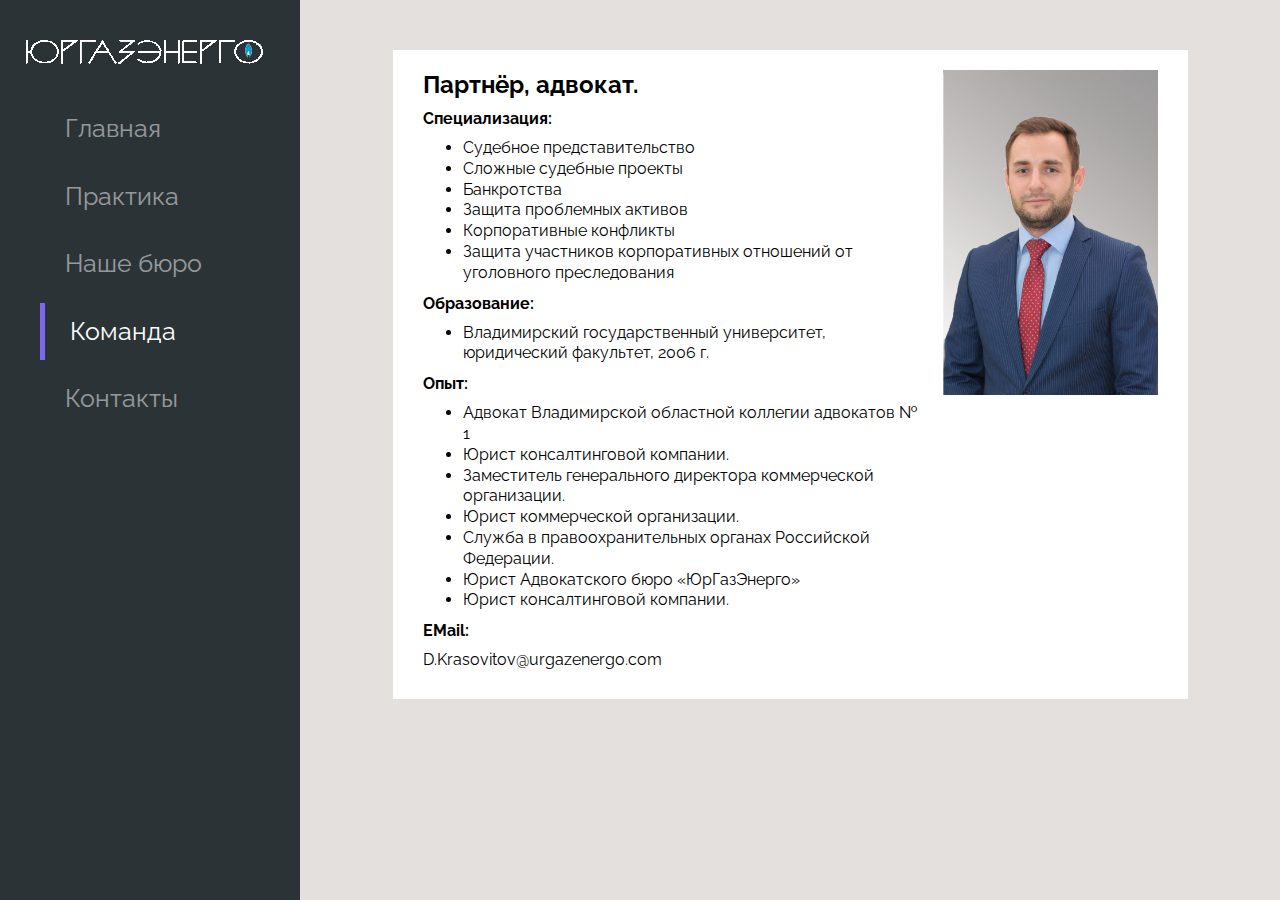
<file: KDV.html>
<!DOCTYPE html>
<html lang="en">

<head>
    <meta charset="UTF-8">
    <title>Красовитов Денис Вадимович</title>
    <link rel="shortcut icon" href="images/title_logo.png" type="image/x-icon">
    <link href="https://fonts.googleapis.com/css2?family=Raleway:wght@400;600;700&display=swap" rel="stylesheet">
    <link rel="stylesheet" href="main_style.css">
</head>

<body>
    <div class="page">
        <div class="menu">
            <div class="logo">
                <a href="index.html"><img class="logo_img" src="images/logo.png" alt=""></a>
            </div>

            <ul>
                <li>
                    <a href="index.html" class="menu_list">
                        Главная
                    </a>
                </li>
                <li>
                    <a href="projects_page.html " class="menu_list">
                        Практика
                    </a>
                </li>
                <li>
                    <a href="buro_page.html" class="menu_list">
                        Наше бюро
                    </a>
                </li>
                <li class="selected">
                    <a href="team_page.html" class="menu_list selected">
                        Команда
                    </a>
                </li>
                <li>
                    <a href="contacts_page.html" class="menu_list">
                        Контакты
                    </a>
                </li>
            </ul>
        </div>

        <div class="content">
            <div class="person_info">
                <div class="person_info_text">
                    <h2>Партнёр, адвокат.</h2>
                    <p class="person_title">Специализация:</p>
                    <ul class="person_list">
                        <li class="person_list">Cудебное представительство</li>
                        <li class="person_list">Cложные судебные проекты</li>
                        <li class="person_list">Банкротства</li>
                        <li class="person_list">Защита проблемных активов</li>
                        <li class="person_list">Корпоративные конфликты</li>
                        <li class="person_list">Защита участников корпоративных отношений от уголовного преследования</li>
                    </ul>
                    <p class="person_title">Образование:</p>
                    <ul class="person_list">
                        <li class="person_list">Владимирский государственный университет, юридический факультет, 2006 г.</li>
                    </ul>
                    <p class="person_title">Опыт:</p>
                    <ul class="person_list">
                        <li class="person_list">Адвокат Владимирской областной коллегии адвокатов № 1</li>
                        <li class="person_list">Юрист консалтинговой компании.</li>
                        <li class="person_list">Заместитель генерального директора коммерческой организации.</li>
                        <li class="person_list">Юрист коммерческой организации.</li>
                        <li class="person_list">Служба в правоохранительных органах Российской Федерации.</li>
                        <li class="person_list">Юрист Адвокатского бюро «ЮрГазЭнерго»</li>
                        <li class="person_list">Юрист консалтинговой компании.</li>
                    </ul>
                    <p class="person_title">EMail:</p>
                    <p>D.Krasovitov@urgazenergo.com</p>
                </div>
                <div class="person_foto">
                    <img src="images/Krasovitov-Denis-Vadimovich-Foto.jpg" alt="" height="325" width="215">
                </div>
            </div>
        </div>
    </div>
</body>

</html>
</file>
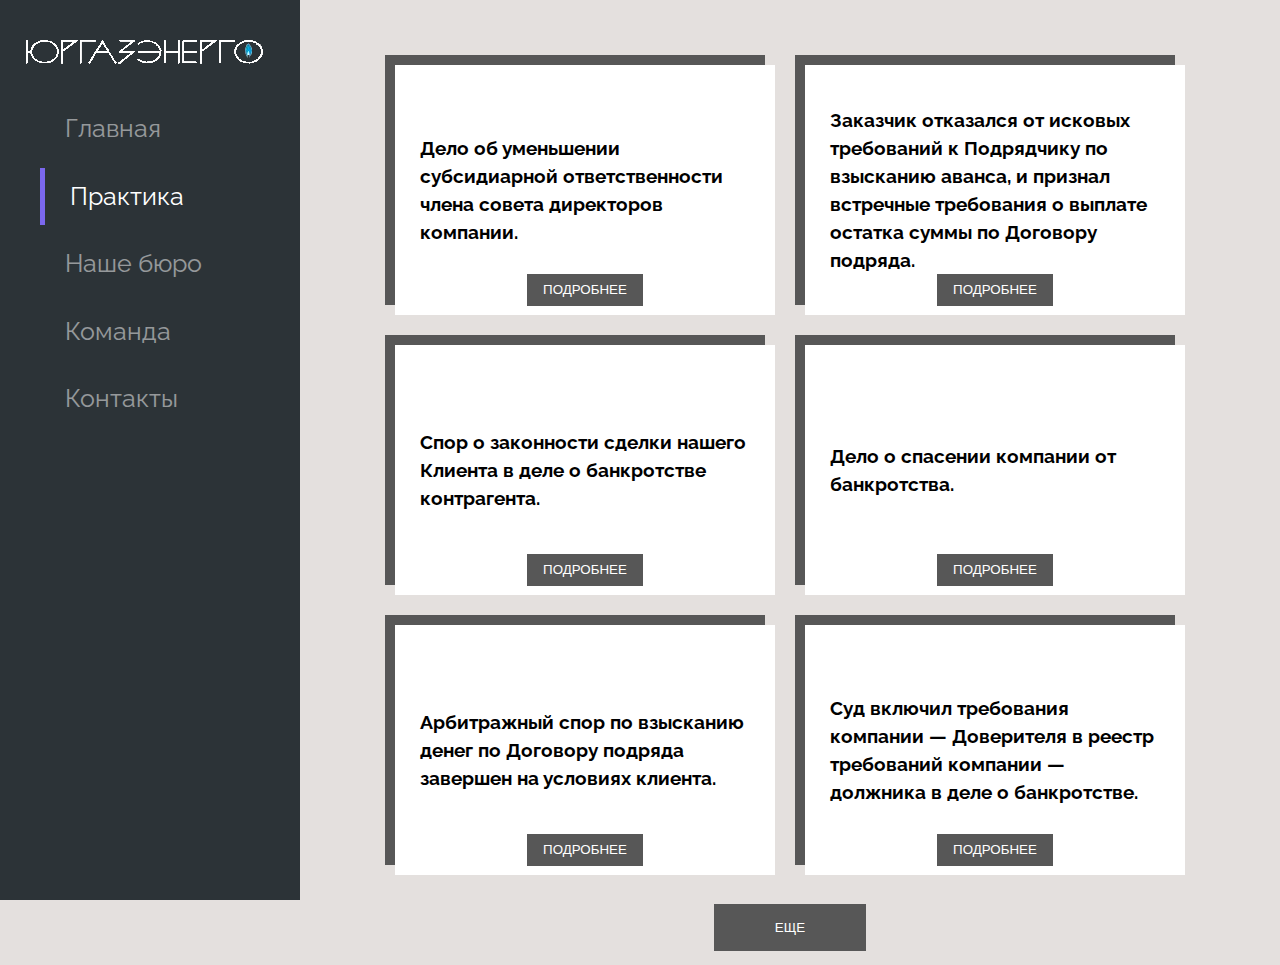
<file: projects_page.html>
<!DOCTYPE html>
<html lang="en">

<head>
    <meta charset="UTF-8">
    <title>Практика</title>
    <link rel="shortcut icon" href="images/title_logo.png" type="image/x-icon">
    <link href="https://fonts.googleapis.com/css2?family=Raleway:wght@400;600;700&display=swap" rel="stylesheet">
    <link rel="stylesheet" href="main_style.css">
</head>

<body>

    <div class="page">

        <div class="menu">
            <div class="logo">
                <a href="index.html"><img class="logo_img" src="images/logo.png" alt=""></a>
            </div>

            <ul>
                <li>
                    <a href="index.html" class="menu_list">
                        Главная
                    </a>
                </li>
                <li class="selected">
                    <a href="projects_page.html " class="menu_list selected">
                        Практика
                    </a>
                </li>
                <li>
                    <a href="buro_page.html" class="menu_list">
                        Наше бюро
                    </a>
                </li>
                <li>
                    <a href="team_page.html" class="menu_list">
                        Команда
                    </a>
                </li>
                <li>
                    <a href="contacts_page.html" class="menu_list">
                        Контакты
                    </a>
                </li>
            </ul>
        </div>

        <div class="content">
            <div class="content_projects">
                <div class="project">
                    <h3>Дело об уменьшении субсидиарной ответственности члена совета директоров компании.</h3>
                    <span class="project_span">
                        <strong>Команда проекта:</strong> партнер, адвокат Денис Красовитов; юрист Кирилл Дроздов.
                        <br><strong> Задача:</strong><br>
                        Мы представляли интересы члена Совета директоров акционерного общества. Общество находилось в процедуре банкротства, и конкурсный управляющий подал заявление о привлечении каждого члена совета директоров к субсидиарной ответственности на сумму свыше 7 миллионов рублей.
                        <br><strong> Решение:</strong><br>
                        Мы тщательно изучили документы о деятельности Общества, роль каждого из участников Общества, фактические обстоятельства.
                        Исходя из ситуации мы поняли, что полностью освободить от ответственности нашего Доверителя — члена Совета директоров, не получится.
                        Но мы подготовили доказательства и заявили довод о распределении суммы субсидиарной ответственности пропорционально вине каждого участника Общества.
                        Суд первой инстанции принял наши доводы при решении вопроса о распределении суммы субсидиарной ответственности.
                        <br><strong>Результат:</strong><br>
                        Суд первой инстанции выделил долю ответственности нашему Доверителю в сумме менее 400 тысяч рублей.
                        По итогам работы выгода для нашего Доверителя составила более 6 миллионов рублей.
                    </span>
                    <button class="project_btn" id="b1" onclick="f_click(this)">Подробнее</button>
                </div>

                <div class="project">
                    <h3> Заказчик отказался от исковых требований к Подрядчику по взысканию аванса, и признал встречные требования о выплате остатка суммы по Договору подряда.</h3>
                    <span class="project_span">
                        <strong>Команда проекта:</strong> партнер, адвокат Денис Красовитов; юрист Кирилл Дроздов.<br>
                        <strong> Задача:</strong><br>
                        Верните аванс! — потребовал Заказчик по договору подряда от Подрядчика, и подал иск в суд. При этом Подрядчик все работы по договору подряда выполнил.
                        Подрядчик обратился к нам за помощью с задачей: доказать факт того, что аванс освоили и работы на сумму аванса были выполнены.
                        На первый взгляд, позиция Заказчика сильна: акты приема - передачи и документацию по спорным работам он утаил.
                        Подрядчик подписанных актов на руках не имел, и формально доказать их направление Заказчику не мог.
                        <br><strong> Решение:</strong><br>
                        Мы досконально изучили проблему, разобрались в технических деталях спора, в документации и правилах делового оборота, которые сложились между участниками.
                        Команда Адвокатского бюро доказала, что Подрядчик выполнил все работы по Договору подряда, освоил аванс, который составлял половину цены Договора подряда.
                        После этого Подрядчик смог заявить встречное требование о выплате остатка суммы по Договору подряда.
                        <br><strong> Результат:</strong><br>
                        Заказчик отказался от исковых требований по взысканию аванса, который составлял половину цены Договора подряда, и признал встречные требования Подрядчика о выплате остатка суммы по Договору подряда.


                    </span>
                    <button class="project_btn" onclick="f_click(this)">Подробнее</button>
                </div>

                <div class="project">
                    <h3>Спор о законности сделки нашего Клиента в деле о банкротстве контрагента.</h3>
                    <span class="project_span">
                        <strong>Команда проекта:</strong> партнер, адвокат Денис Красовитов; юрист Кирилл Дроздов.
                        <br><strong> Задача:</strong><br>
                        В деле о банкротстве крупной строительной фирмы конкурсный управляющий оспаривал сделки Должника. Клиент, интересы которого мы представляли, был контрагентом Должника.
                        Сумма сделок, которые оспаривал конкурсный управляющий, была более 100 миллионов рублей. В случае признания сделок незаконными наш клиент должен был вернуть денежные средства в конкурсную массу Должника.
                        <br><strong> Решение:</strong><br>
                        Мы подготовили позицию и подали отзыв на заявление конкурсного управляющего, представили письменные доказательства своих доводов. Аргументированная позиция и яркие выступления в судебных слушаниях привели к успеху в деле.
                        <br><strong> Результат:</strong><br>
                        Суд признал сделку законной, клиент сохранил денежные средства.
                    </span>
                    <button class="project_btn" onclick="f_click(this)">Подробнее</button>
                </div>

                <div class="project">
                    <h3>Дело о спасении компании от банкротства.</h3>
                    <span class="project_span">
                        <strong>Команда проекта:</strong> партнер, адвокат Денис Красовитов; юрист Кирилл Дроздов.
                        <br><strong> Задача:</strong><br>
                        К нам обратилась за помощью коммерческая компания.
                        Ее плачевное финансовое состояние усугублялось перспективой значительного ухудшения: контрагент подал иск о взыскании денежных средств. Сумма иска превышала 200 миллионов рублей.
                        Переговоры о реструктуризации долга не привели к успеху.
                        Контрагент намеревался установить задолженность в судебном порядке и инициировать процедуру ее банкротства. Получение контрагентом исполнительных листов на взыскание было вопросом времени.
                        Чтобы выжить, компании необходима была отсрочка уплаты долга, которой контрагент не давал. Наша задача состояла в том, чтобы максимально увеличить сроки рассмотрения дела по иску контрагента.
                        <br><strong> Решение:</strong><br>
                        Процедура оформления и исполнения договора не вызывала никаких вопросов. Поэтому решение задачи представлялось нам сложным.
                        Основной акцент был сделан не на борьбе с правовой позицией истца, а на юридическом крючкотворстве: только это могло спасти клиента от быстрого проигрыша.
                        Мы скрупулезно искали мельчайшие огрехи в каждом документе, каждом процессуальном шаге оппонента.
                        Все найденное старались использовать максимально, по сути «раздувая из мухи слона». Таким образом мы смогли протянуть рассмотрение дел в судах первой и апелляционной инстанции в течение полутора лет.
                        Когда после тяжелейшей судебной войны истец все же получил исполнительные листы, мы обратились в суд с заявлением об отсрочке и рассрочке исполнения решений на несколько лет и получили его.
                        <br><strong> Результат:</strong><br>
                        Мы пришли в проект с перспективой инициирования банкротства клиента в течение 4-5 месяцев, а вышли из него через полтора года, после того как истец не смог обанкротить клиента. Благодаря нашим усилиям компания получила передышку, которая позволила отойти от края финансовой пропасти.
                    </span>
                    <button class="project_btn" onclick="f_click(this)">Подробнее</button>
                </div>

                <div class="project">
                    <h3>Арбитражный спор по взысканию денег по Договору подряда завершен на условиях клиента.</h3>
                    <span class="project_span">
                        <strong>Команда проекта:</strong> партнер, адвокат Денис Красовитов; юрист Кирилл Дроздов.
                        <br><strong> Задача:</strong><br>
                        Компания - Заказчик обратилась в суд с иском к нашему клиенту - строительной организации, о взыскании аванса, который Заказчик ранее перечислил по договору подряда.
                        Свои требования недобросовестный Заказчик мотивировал тем, что Подрядчик - наш клиент, не передал ему результаты работ в порядке, который был установлен договором.
                        Фактически результаты работ Подрядчик передал Заказчику «из рук в руки» по деловому обычаю, который сложился между ними
                        <br><strong> Решение:</strong><br>
                        Мы представили максимальное количество доказательств, в том числе и косвенных, и убедили суд в том, что работы Подрядчик выполнил, передал Заказчику результат, а Заказчик ведет себя недобросовестно. Суд перешел к рассмотрению спора с учетом позиции нашего клиента, и Заказчик был вынужден заключить мировое соглашение.
                        <br><strong> Результат:</strong><br>
                        Мы представили максимальное количество доказательств, в том числе и косвенных, и убедили суд в том, что работы Подрядчик выполнил, передал Заказчику результат, а Заказчик ведет себя недобросовестно. Суд перешел к рассмотрению спора с учетом позиции нашего клиента, и Заказчик был вынужден заключить мировое соглашение.
                    </span>
                    <button class="project_btn" id="b4" onclick="f_click(this)">Подробнее</button>
                </div>

                <div class="project">
                    <h3>Суд включил требования компании — Доверителя в реестр требований компании — должника в деле о банкротстве.</h3>
                    <span class="project_span">
                        <strong>Команда проекта:</strong> партнер, адвокат Денис Красовитов; юрист Кирилл Дроздов.
                        <br><strong> Задача:</strong><br>
                        Суд включил требования строительной компании в реестр требований должника — нефтяной компании, в деле о банкротстве.
                        Проект был осложнен тем, что должник-заказчик выполнение работ не признавал, исполнительные документы по договору подряда не подписал.
                        <br><strong> Решение:</strong><br>
                        Мы качественно подготовили доказательную базу факта выполнения работ подрядчиком, опровергнули позицию оппонента. Благодаря работе судебных представителей в процессе суд обратил внимание на противоречия позиции должника письменным доказательствам.
                        <br><strong> Результат:</strong><br>
                        Команда Адвокатского бюро «ЮрГазЭнерго» достигла результата, который поставил клиент. Суд включил требования клиента на сумму более 36 миллионов рублей в реестр требований кредиторов должника.
                    </span>
                    <button class="project_btn" onclick="f_click(this)">Подробнее</button>
                </div>
            </div>

            <span class="content_projects" id="more_projects">
                <div class="project">
                    <h3>Член Совета директоров акционерного общества избежал субсидиарной ответственности при банкротстве компании.</h3>
                    <span class="project_span">
                        <strong>Команда проекта:</strong> адвокат, партнер Д. Красовитов, юрист К. Дроздов.
                        <br><strong> Задача:</strong><br>
                        Конкурсный управляющий акционерного общества, которое находится в процедуре банкротства, подал в суд заявление о привлечении к субсидиарной ответственности члена Совета директоров акционерного общества - нашего клиента.
                        По утверждению конкурсного управляющего, действия члена Совета директоров по одобрению сделки привели к несостоятельности общества.
                        <br><strong> Решение:</strong><br>
                        Процедуры принятия решений членами Совета директоров общества, как правило, подробно и обстоятельно документированы, поэтому решение задачи представлялось нам сложным.
                        В ходе рассмотрения дела мы доказали реальность совершенных компанией сделок, наличие экономической выгоды и проявление клиентом должной осмотрительности и осторожности.
                        <br><strong> Результат:</strong><br>
                        Нашему клиенту удалось избежать субсидиарной ответственности.
                    </span>
                    <button class="project_btn" id="b1" onclick="f_click(this)">Подробнее</button>
                </div>

                <div class="project">
                    <h3>Крупная иностранная архитектурная компания защитилась от претензий заказчика на 130 млн. рублей.</h3>
                    <span class="project_span">
                        <strong>Команда проекта:</strong> адвокат, управляющий партнер С. Бровченко, партнер А. Федосеев, адвокат, партнер К. Барановский, адвокат, партнер Д. Красовитов, юрист К. Дроздов.
                        <br><strong> Задача:</strong><br>
                        Иностранная архитектурная компания, которая разрабатывала проект одного из аэропортов России, могла стать жертвой действий недобросовестного заказчика.
                        Архитектурная компанию получила право на работы по проектированию одного из аэропортов России в результате конкурса.
                        После того, как наш клиент — архитектурная компания, приступила к работе, Заказчик стал «атаковать» проектировщика надуманными требованиями к проектной документации, постоянно изменял исходные данные.
                        Это не позволяло проектировщику закончить проектные работы в срок, который стороны установили в договоре.
                        Заказчик обратился в суд с иском о взыскании денег, которые ранее перечислил проектировщику в счет выполнения проектных работ, и неустойки.
                        <br><strong> Решение:</strong><br>
                        Мы проанализировали всю документацию и переписку проектировщика и заказчика.
                        После этого мы определили слабые места в позиции заказчика, и организовали вокруг ситуации еще один арбитражный судебный спор.
                        Мы выстроили позиции по трем делам таким образом, что исход спора перестал целиком зависеть от позиции заказчика по его иску.
                        Для каждого процесса была найдена самостоятельная позиция, логично включенная в общую картину защиты.
                        <br><strong> Результат:</strong><br>
                        Нам удалось достичь поставленной цели: заказчик сел за стол переговоров, после чего заказчик и проектировщик подписали мировое соглашение, которое устраивало обе стороны.
                    </span>
                    <button class="project_btn" onclick="f_click(this)">Подробнее</button>
                </div>

                <div class="project">
                    <h3> Суд кассационной инстанции включил требования группы физических лиц - наших клиентов, в реестр требований кредиторов Должника в деле о банкротстве.</h3>
                    <span class="project_span">
                        <strong>Команда проекта:</strong> партнер, адвокат Денис Красовитов; юрист Кирилл Дроздов.
                        <br><strong> Задача:</strong><br>
                        К нам обратились физические лица, которые имели финансовые требования по возврату займа к коммерческой компании.
                        Мы располагали информацией, что Должник намерен инициировать процедуру банкротства.
                        Мы организовали судебные процессы в суде общей юрисдикции, что позволило подтвердить судебными актами требования физических лиц к компании — Должнику.
                        Компания перешла в процедуру банкротства, но на тот момент наши клиенты подтверждали свои требования судебными актами. Сумма займа каждого из кредиторов равна нескольким миллионам рублей.
                        Конкурсный управляющий Должника возражал против включения требований и ссылался на то, что сделки между лицами и компанией — Должником были мнимыми.
                        Суд первой инстанции поддержал позицию конкурсного управляющего Должника, и отказал включить требования лиц в реестр требований кредиторов Должника. При этом суд сослался на повышенный стандарт доказывания в делах о банкротстве, и указал, что факт выдачи займа должнику не подтвержден, договоры оформлены в отсутствие фактической передачи денежных средств и заключены для вида, без намерения реально передать должнику денежные средства.
                        Суд апелляции поддержал выводы суда первой инстанции по каждому из требований кредиторов.
                        <br><strong> Решение:</strong><br>
                        Дело стало одним из практико-образующих в применении судами в делах о банкротстве принципа «обязательности судебного акта». Благодаря убедительной работе юридической команды в ходе всего процесса в судах трех инстанций удалось подтвердить позицию, что требования, которые кредитор подтверждает судебным актом, суд должен включить в реестр требований кредиторов Должника.
                        <br><strong> Результат:</strong><br>
                        Суд кассационной инстанции отменил судебные акты суда первой и апелляционной инстанций и включил требования кредиторов в реестр требований Должника.
                    </span>
                    <button class="project_btn" onclick="f_click(this)">Подробнее</button>
                </div>

                <div class="project">
                    <h3>Информационное агентство и одна из сторон родственного спора успешно защитились от требований в деле о защите чести и достоинства.</h3>
                    <span class="project_span">
                        <strong>Команда проекта:</strong> адвокат, партнер С. Бугай, адвокат, партнер Д. Красовитов.
                        <br><strong> Задача:</strong><br>
                        После гибели супругов между их родственниками возник спор о праве быть опекунами детей.
                        Одно из крупнейших в России информационных агентств изложило в сети Интернет точку зрения каждой из сторон по родственному спору.
                        Одна из сторон родственного спора посчитала, что в статье изложены недостоверные сведения, которые порочат их честь и достоинство, и обратилась с исковым заявлением в суд.
                        В нашу задачу входило убедить суд, что требования истцов безосновательны.
                        <br><strong> Решение:</strong><br>
                        Мы скрупулезно работали с каждым доказательством как Доверителя, так и истца, сопоставили данные доказательства между собой, сформировали и представили в суд свою позицию.
                        Благодаря «бульдожьей» процессуальной работе и верно выбранной правовой позиции судебный процесс для истцов принял оборот, который они не ожидали.
                        <br><strong> Результат:</strong><br>
                        Несмотря на шаткую исходную позицию ответчиков, нам удалось достичь цели: суд отказал удовлетворить требования о защите чести и достоинства, которые заявляли истцы к информационному агентству и опекуну ребенка.
                    </span>
                    <button class="project_btn" onclick="f_click(this)">Подробнее</button>
                </div>

                <div class="project">
                    <h3> Спор предпринимателя с крупной международной корпорацией о защите исключительного права на товарный знак закончился в пользу предпринимателя. </h3>
                    <span class="project_span">
                        <strong>Команда проекта:</strong> партнер, адвокат Денис Красовитов.
                        <br><strong> Задача:</strong><br>
                        Представители крупной международной корпорации взыскивали с региональных предпринимателей компенсации за якобы выявленные нарушения исключительных прав на товарный знак.
                        Предприимчивые представители организовали и провели более 50 процессов только за 2018 год.
                        Наш клиент — предприниматель, также оказался в числе ответчиков.
                        <br><strong> Решение:</strong><br>
                        Мы привели убедительные доводы о том, что изображение товара, которое использует предприниматель, существенно отличается от изображения товарного знака корпорации.
                        Для широкой публики и покупателей данные изображения не сходны между собой.
                        <br><strong> Результат:</strong><br>
                        Суды первой, апелляционной и кассационной инстанций согласились с нашими аргументами и отказали удовлетворять требования истца о взыскании компенсации за нарушение права на исключительный товарный знак.
                    </span>
                    <button class="project_btn" id="b4" onclick="f_click(this)">Подробнее</button>
                </div>

                <div class="project">
                    <h3> Строительная компания избежала привлечения к администр ативной ответственности за нарушение миграционного законодательства.</h3>
                    <span class="project_span">
                        <strong>Команда проекта:</strong> партнер, адвокат Денис Красовитов; юрист Кирилл Дроздов.
                        <br><strong> Задача:</strong><br>
                        Мы представляли интересы строительной компании в деле о привлечении к ответственности за незаконное использование иностранной рабочей силы.
                        Санкция статьи — штраф от 400 тысяч рублей или приостановка деятельности. Отдел по вопросам миграции возбудил 6 производств.
                        Таким образом, минимальным риском для нашего клиента — строительной компании, был административный штраф в общей сумме более 2 миллионов рублей.
                        Максимальное наказание предусматривало общий штраф в сумме более 12 миллионов рублей или приостановку деятельности.
                        <br><strong> Решение:</strong><br>
                        Мы подготовили доказательства того, что в действиях генерального директора и строительной компании нет состава правонарушения. Данные доказательства мы правильно представили в отдел по вопросам миграции при рассмотрении дела об административном правонарушении.
                        <br><strong> Результат:</strong><br>
                        Отдел по вопросам миграции прекратил производство в отношении строительной компании и ее генерального директора по всем делам.
                    </span>
                    <button class="project_btn" onclick="f_click(this)">Подробнее</button>
                </div>
            </span>

            <button id="next_project" onclick="more_click(this)">
                ЕЩЕ
            </button>
        </div>
    </div>


    <script src="script.js"></script>
</body>

</html>
</file>
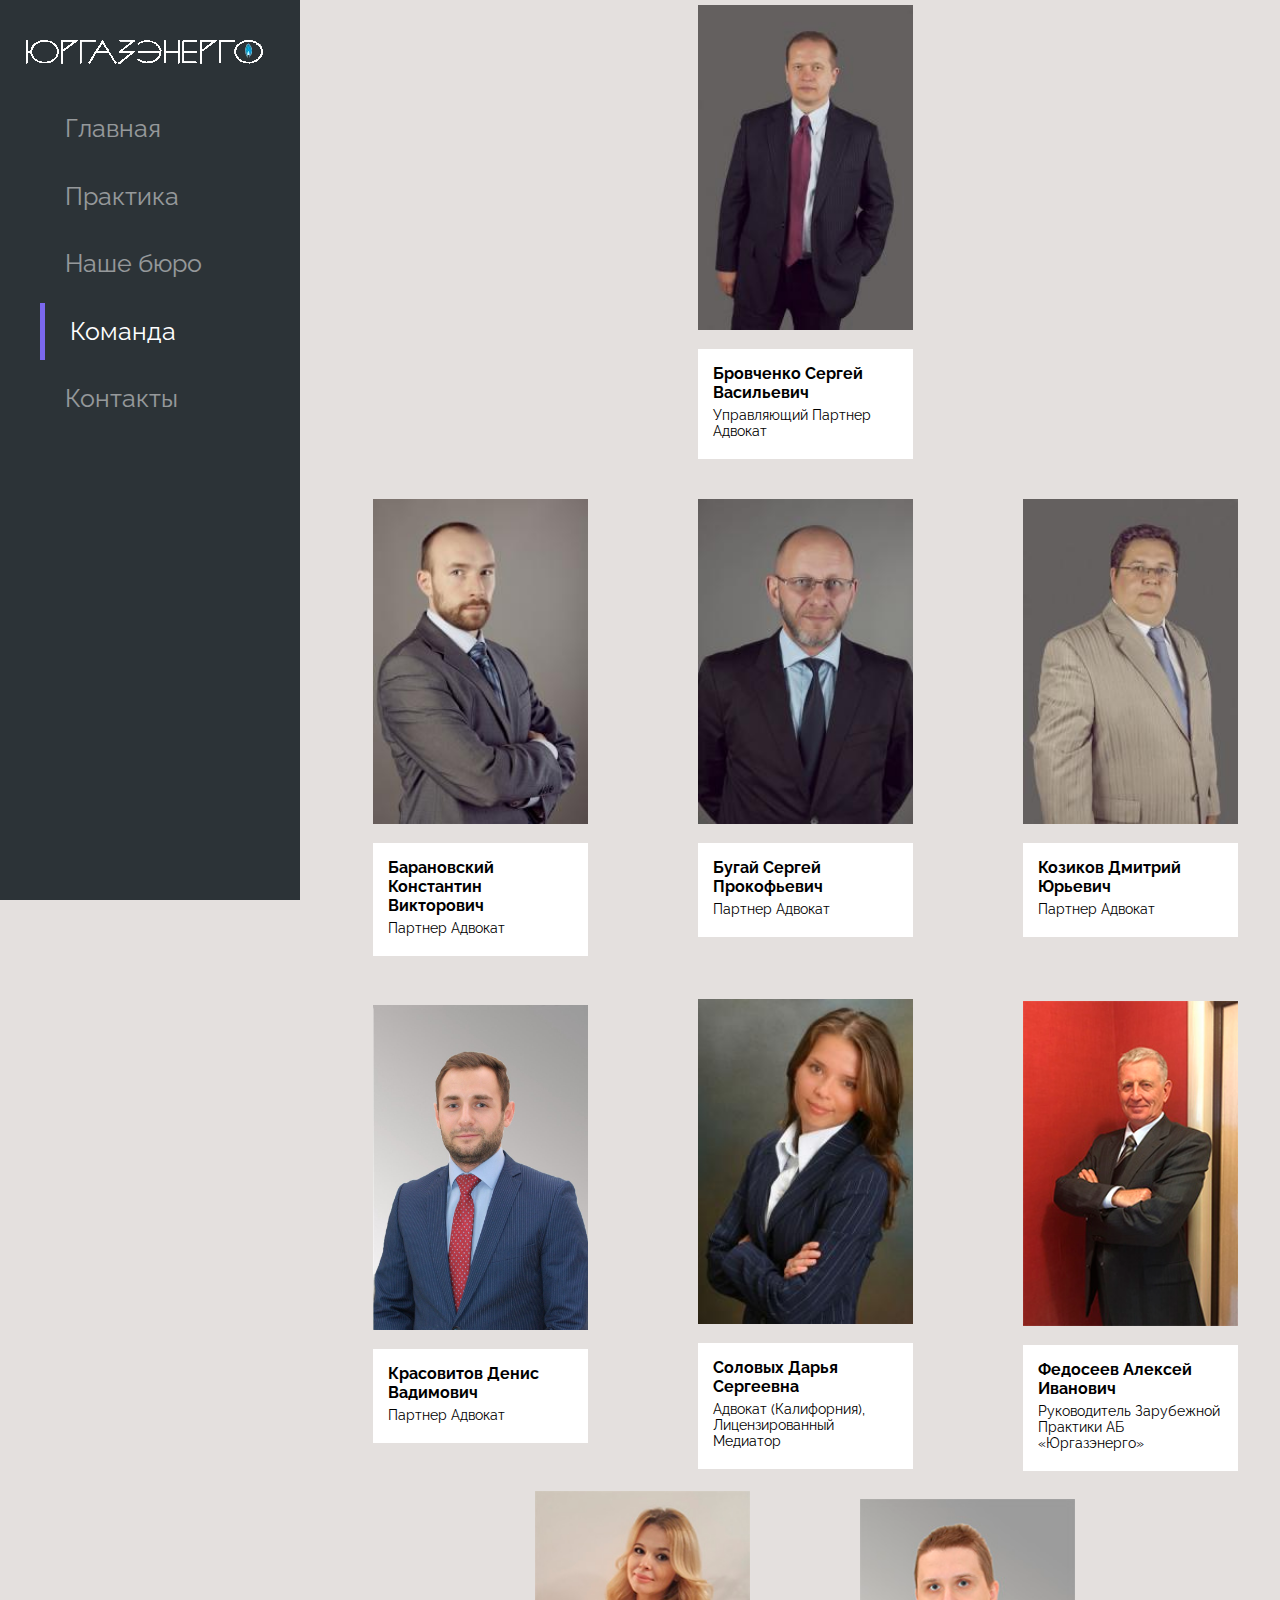
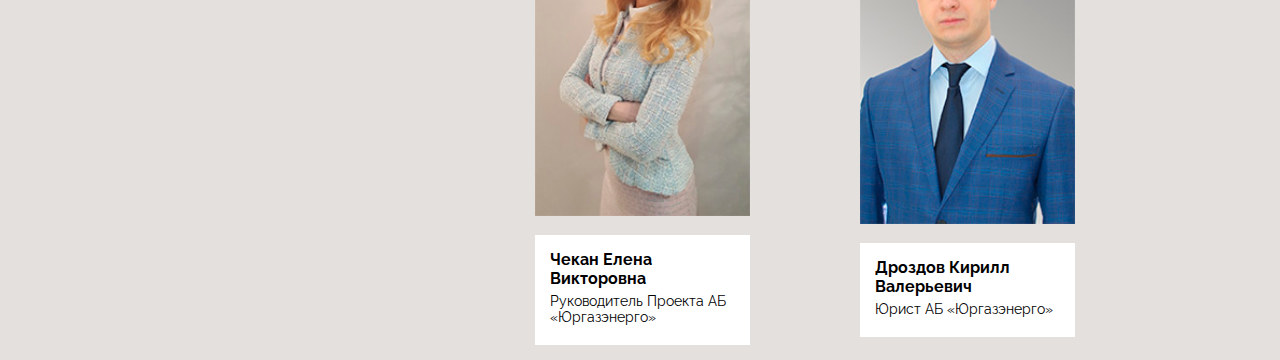
<file: team_page.html>
<!DOCTYPE html>
<html lang="en">

<head>
    <meta charset="UTF-8">
    <title>Команда</title>
    <link rel="shortcut icon" href="images/title_logo.png" type="image/x-icon">
    <link href="https://fonts.googleapis.com/css2?family=Raleway:wght@400;600;700&display=swap" rel="stylesheet">
    <link rel="stylesheet" href="main_style.css">
</head>

<body>
    <div class="page">
        <div class="menu">
            <div class="logo">
                <a href="index.html"><img class="logo_img" src="images/logo.png" alt=""></a>
            </div>
            <ul>
                <li>
                    <a href="index.html" class="menu_list">
                        Главная
                    </a>
                </li>
                <li>
                    <a href="projects_page.html" class="menu_list">
                        Практика
                    </a>
                </li>
                <li>
                    <a href="buro_page.html" class="menu_list">
                        Наше бюро
                    </a>
                </li>
                <li class="selected">
                    <a href="team_page.html" class="menu_list selected">
                        Команда
                    </a>
                </li>
                <li>
                    <a href="contacts_page.html" class="menu_list">
                        Контакты
                    </a>
                </li>
            </ul>
        </div>

        <div class="wrapper-1">
            <div class="wrapper-2">
                <div class="content_team">
                    <div class="team_inner">
                        <div class="team_person">
                            <a href="BSV.html" >
                            <img src="images/bsv.jpg" alt="" height="325" width="215"> <!-- h=300 w=200 -->
                            
                                <div class="person_text">
                                    <h5>Бровченко Сергей Васильевич</h5>
                                    <p>Управляющий партнер Адвокат</p>
                                </div>
                            </a>
                        </div>
                    </div>
                </div>
            </div>

            <div class="wrapper-2">
                <div class="content_team">
                    <div class="team_inner rety" >
                        <div class="team_person ">
                            <a href="BKV.html">
                            <img src="images/bkv.jpg" alt="" height="325" width="215"> <!-- h=300 w=200 -->
                            
                                <div class="person_text">
                                    <h5>Барановский Константин Викторович</h5>
                                    <p>Партнер Адвокат</p>
                                </div>
                            </a>
                        </div>

                    </div>
                </div>

                <div class="content_team">
                    <div class="team_inner">
                        <div class="team_person ">
                            <a href="BSP.html">
                            <img src="images/bsp.jpg" alt="" height="325" width="215"> <!-- h=300 w=200 -->
                            
                                <div class="person_text">
                                    <h5>Бугай Сергей Прокофьевич</h5>
                                    <p>
                                        Партнер Адвокат
                                    </p>
                                </div>
                            </a>
                        </div>
                    </div>
                </div>

                <div class="content_team">
                    <div class="team_inner">
                        <div class="team_person ">
                            <a href="KDU.html">
                            <img src="images/kdu.jpg" alt="" height="325" width="215"> <!-- h=300 w=200 -->
                            
                                <div class="person_text">
                                    <h5>Козиков Дмитрий Юрьевич</h5>
                                    <p>
                                        Партнер Адвокат
                                    </p>
                                </div>
                            </a>
                        </div>
                    </div>
                </div>

                <div class="content_team">
                    <div class="team_inner">
                        <div class="team_person ">
                            <a href="KDV.html">
                            <img src="images/Krasovitov-Denis-Vadimovich-Foto.jpg" alt="" height="325" width="215"> <!-- h=300 w=200 -->
                            
                                <div class="person_text">
                                    <h5>Красовитов Денис Вадимович</h5>
                                    <p>Партнер Адвокат</p>
                                </div>
                            </a>
                        </div>
                    </div>
                </div>

                <div class="content_team">
                    <div class="team_inner rety">
                        <div class="team_person ">
                            <a href="BDS.html">
                            <img src="images/bds.jpg" alt="" height="325" width="215"> <!-- h=300 w=200 -->
                            
                                <div class="person_text">
                                    <h5>Соловых Дарья Сергеевна</h5>
                                    <p>Адвокат (Калифорния), Лицензированный Медиатор</p>
                                </div>
                            </a>
                        </div>
                    </div>
                </div>

                <div class="content_team">
                    <div class="team_inner">
                        <div class="team_person rety">
                            <a href="FAI.html">
                            <img src="images/fai.jpg" alt="" height="325" width="215"> <!-- h=300 w=200 -->
                            
                                <div class="person_text">
                                    <h5>Федосеев Алексей Иванович</h5>
                                    <p>Руководитель Зарубежной практики АБ «Юргазэнерго»</p>
                                </div>
                            </a>
                        </div>
                    </div>
                </div>

                <div class="content_team">
                    <div class="team_inner">
                        <div class="team_person ">
                            <a href="CHEV.html">
                            <img src="images/chev.jpg" alt="" height="325" width="215"> <!-- h=300 w=200 -->
                            
                                <div class="person_text">
                                    <h5>Чекан Елена Викторовна</h5>
                                    <p>Руководитель проекта АБ «Юргазэнерго»</p>
                                </div>
                            </a>
                        </div>
                    </div>
                </div>

                <div class="content_team">
                    <div class="team_inner">
                        <div class="team_person ">
                            <a href="DKV.html">
                            <img src="images/dkv.jpg" alt="" height="325" width="215"> <!-- h=300 w=200 -->
                            
                                <div class="person_text">
                                    <h5>Дроздов Кирилл Валерьевич</h5>
                                    <p>Юрист АБ «Юргазэнерго»</p>
                                </div>
                            </a>
                        </div>
                    </div>
                </div>
            </div>
        </div>
    </div>
</body>

</html>
</file>
<file: menu_style.css>
/*  MENU */
.menu{
    width: 295px;
    height: 100%;

    background: #e8e9ed;

    position: fixed;

    z-index: 1;
}

.logo{
    margin: 45px 40px 110px 40px;
}

.list{
    text-transform: uppercase;
    font-size: 18px;
}

.list__item{
    display: block;
    color: #000;

    padding: 15px 35px 10px ;
}


.list__item:hover{
    text-decoration: none;
    color: #fff;
    background: #353b50;

    border-left: #10acdd solid 8px;

    padding-left: 27px;
}

.active{
    background: #353b50;

    border-left: #10acdd solid 8px;

    padding-left: 27px;

    color: #fff;
}

.ooo{
    font-family: 'Play', sans-serif;
    font-size: 12px;

    position: absolute;
    left: 35px;
    bottom: 40px;
}
/*--------------------*/
</file>
<file: style.css>
/* Обнуление стилей */
* {
    padding: 0;
    margin: 0;
    border: 0;
}

*,
*:before,
*:after {
    -moz-box-sizing: border-box;
    -webkit-box-sizing: border-box;
    box-sizing: border-box;
}

html,
body {
    height: 100%;
    width: 100%;
    font-size: 100%;
    line-height: 1;

    font-family: 'Open Sans', sans-serif;
}

input,
button,
textarea {
    font-family: inherit;
}

button {
    cursor: pointer;
}

a,
a:visited {
    text-decoration: none;
}

a:hover {
    text-decoration: none;
}

ul li {
    list-style: none;
}

h1,
h2,
h3,
h4,
h5,
h6 {
    font-size: inherit;
    font-weight: 400;
}

/*--------------------*/





/*  HEADER */
header{
    background-image: url(img/fotofon_2.png);
    background-repeat: no-repeat;
    background-position: center center;
    background-size: cover;

    position: relative;

    height: 365px;
}

.header__title{
    font-family: 'Arvo', serif;
    color: #2b2b2b;
    font-size: 34px;

    margin-left: 300px;

    padding-left: 15px;

    position: absolute;
    left: 20px;
    bottom: 45px;

    line-height: 1.1;
}

.header__title::before{
    content:'';
    width: 5px;
    height: 110px;
    background: #2b2b2b;

    border-radius: 10px;

    position: absolute;
    left: 0px;
    top: 0px;
}
/*--------------------*/


/*  SECTION */
section{
    display: flex;
    flex-direction: column;

    justify-content: center;
    align-items: center;

    margin-left: 295px;

    margin-top: 40px;
}

.section__title{
    font-family: 'Arvo', serif;
    font-size: 20px;

    margin-bottom: 40px;
}

.section__items{
    display: flex;
}

.section__text{
    display: flex;
    flex-direction: column;


}

.section__item{
    margin: 0px 15px 20px 25px;

    font-size: 15px;
    font-weight: 500;

    width: 100%;
    max-width: 415px;

    line-height: 1.475;

    color: #707070;
}

.special{
    background: #10acdd;

    padding: 25px 30px;

    color: #fff;
}

.section__item__span a{
    color: #10acdd;
    text-decoration: underline;
}
/*--------------------*/


/*  SECTION */
.footer__title{
    color: #2b2b2b;

    font-style: italic;
    font-weight: 600;

    margin: 45px 0 75px 0;
}
/*--------------------*/
</file>
<file: main_style.css>
html{
    background: #e4e0de;
}

body {
    margin: 0;
    font-family: 'Raleway', sans-serif;
    background: #B8B8B8;
}

ul {
    margin: 0px;
}

li {
    list-style: none;
}

a {
    text-decoration: none;
    display: block;
}

p {
    margin: 0px;
    padding: 0px;
}

h1,
h2,
h3,
h4,
h5,
h6 {
    margin: 0px;
    padding: 0px;
}




.page {
    display: flex;
    background: #e4e0de;
}

.content {
    display: flex;
    flex-direction: column;
    justify-content: center;
    align-items: center;


    background: #e4e0de;

    height: 100%;
    width: 100%;
    margin-left: 300px;
}

.link {
    padding: 20px;

    font-size: 20px;

    color: #fff;

}

/*LOGO ///////////////////////////////////////*/
.logo {
    height: 100px;
    width: 250px;
    background: #2c3337;
    color: #adbabd;
    font-size: 24px;
}

.logo p {
    margin: auto;
}

.logo a {
    width: 250px;
    height: 35px;

    padding: 35px 15px;
}

/*******************************************/


/*MENU ///////////////////////////////////*/
.menu {
    position: fixed;
    top: 0;
    left: 0;
    height: 100%;
    width: 300px;
    background: #2c3337;
    margin: 0;
}

.menu_list {
    color: #fff;
    opacity: .5;
    font-size: 25px;
    line-height: 2.3;
    padding-left: 25px;
}

.selected {
    border-left: solid 5px #7B68EE;
    color: #fff;
    opacity: 1;
}

.selected a {
    border-left: 0px;
}

.menu ul li:hover {
    border-left: solid 5px #7B68EE;
}

.menu ul li {
    margin-bottom: 10px;
}

.menu_list:hover {
    color: #fff;
    opacity: 1;
}

/********************************************/


/*MAIN_HELP ////////////////////////////////*/
.main_help {
    display: flex;
    flex-direction: column;

    align-items: center;


    width: 1000px;

    margin: 50px auto 0px auto;
    padding: 20px 100px 30px 30px;
    background: #d6d6d6;
}

.main_help_title h1 {
    font-size: 30px;

    margin-bottom: 10px;
}

/********************************************/

.main_text {
    font-size: 22px;
}

.main_text p {
    text-indent: 40px;
    text-align: justify;
    margin: 15px;
}


/*STATS  ///////////////////////////////////*/
.stats {
    display: flex;
    flex-direction: column;
    justify-content: center;
    align-items: center;
    background: #fff;
    margin-top: 50px;

    width: 1000px;
    max-width: 100%;
    padding: 20px 100px 30px 30px;
}

.stats_title {
    font-size: 14px;
}

.blocks {
    display: flex;
    justify-content: center;
    align-items: center;

    width: 1000px;
}

.block {


    height: 150px;
    width: 220px;

    border-top: solid 1px;

    padding-top: 15px;

    margin-top: 10px;
    margin-right: 25px;

    font-size: 18px;

}

.block:last-child {
    margin-right: 0;
}

#bl_1 {
    width: 250px;
}

#bl_3 {
    width: 250px;
}

/********************************************/

.help_list {
    list-style: disc;

    line-height: 1.5;

    font-size: 22px;
}




/*PROJECT_PAGE/////////////////////////////*/
.content_projects {
    display: flex;
    flex-wrap: wrap;
    flex-direction: row;
    justify-content: center;
    align-items: center;

    background: #e4e0de;

    padding: 50px 15px 0 15px;
}

.project {
    position: relative;

    display: flex;
    flex-direction: column;
    justify-content: center;
    align-items: center;

    order: initial;

    line-height: 1.5;

    width: 330px;
    height: 160px;

    padding: 45px 25px 45px 25px;

    margin: 15px;

    background: #fff;

    -webkit-box-shadow: -10px -10px 0px 0px rgba(87, 87, 87, 1);
    -moz-box-shadow: -10px -10px 0px 0px rgba(87, 87, 87, 1);
    box-shadow: -10px -10px 0px 0px rgba(87, 87, 87, 1);
}

.project_btn {
    position: absolute;
    bottom: 10px;

    margin: 25px auto 0 auto;
    padding: 15px;

    line-height: 0;

    border: 0;

    color: #fff;

    outline: 1px solid #575757;

    text-transform: uppercase;

    cursor: pointer;

    background: #575757;

    transition: background .2s linear;
}

.project_btn:hover {
    background: rgba(87, 87, 87, .8);
}

#next_project {
    padding: 15px 60px;
    margin: 15px;

    cursor: pointer;

    color: #fff;

    background: #575757;
    outline: 1px solid #575757;

    transition: background .2s linear;

    border: 0;
}

#next_project:hover{
    background: rgba(87, 87, 87, .8);
}

#more_projects {
    display: none;
}

.project_span {
    padding-top: 20px;

    display: none;
}

/********************************************/


/*TEAM_PAGE/////////////////////////////*/
.wrapper-2 {
    display: flex;
    flex-wrap: wrap;
    flex-direction: row;
    justify-content: center;
    align-items: center;

    margin-left: 250px;
}

.content_team {
    display: flex;
    flex-direction: column;
    justify-content: center;
    align-items: center;

    margin-left: 80px;
}

.team_inner {

    margin: 5px 15px 0px 15px;

    width: 215px;
    height: 100%;
}

.team_person {
    display: flex;
    flex-direction: column;
    align-items: center;
    justify-content: space-around;
}

.team_person a {


    color: #000;
}

.person_text {
    margin: 15px 0;
    padding: 15px;

    background: #fff;
}

.person_text p {
    padding: 5px 0;

    text-transform: capitalize;
}

.team_person h5 {
    font-size: 16px;
}

.team_person p {
    font-size: 14px;
}

.team_person:hover .person_text {
    background: #00BFFF;

    transition: all .2s linear;

    -webkit-box-shadow: 0px 0px 7px 1px rgba(0, 191, 255, 1);
    -moz-box-shadow: 0px 0px 7px 1px rgba(0, 191, 255, 1);
    box-shadow: 0px 0px 7px 1px rgba(0, 191, 255, 1);

    color: rgba(255, 255, 255, .75);

}

.rety {
    margin-top: 25px;
}

/********************************************/


.naprav {
    display: flex;
    flex-direction: column;
    justify-content: center;
    align-items: center;
    background: #d6d6d6;
    margin-top: 50px;
    width: 1000px;
    max-width: 100%;
    padding: 20px 100px 30px 30px;
    margin-bottom: 30px;
}

.naprav_title {
    display: flex;
    flex-direction: column;
    justify-content: center;
    align-items: center;
}

.naprav_title h1 {
    margin-bottom: 10px;
}

.naprav_text {
    font-size: 22px;
}

#no_disck {
    list-style: none;
}

.story {
    display: flex;
    flex-direction: column;
    justify-content: center;
    align-items: center;
    background: #d6d6d6;
    margin-top: 50px;
    width: 1000px;
    max-width: 100%;
    padding: 20px 100px 30px 30px;
    margin-bottom: 30px;
}

.story_title h1 {
    margin-bottom: 10px;
}

.story_text {
    font-size: 22px;
}

.story_text p {
    text-indent: 40px;

    line-height: 1.5;

    text-align: justify;
}

/*CONTACTS_PAGE/////////////////////////////*/
.address_list {
    display: flex;
    flex-direction: column;
    justify-content: center;
    align-items: center;

    max-width: 770px;

    margin: 25px;
    padding: 25px 80px 15px 80px;

    background: #fff;
}

.address {
    width: 100%;
    background: #fff;
}

.address h3 {
    text-transform: uppercase;
    text-align: center;
    font-size: 24px;
}

.address p {
    font-size: 18px;
}

/********************************************/
.person_info {
    display: flex;
    justify-content: space-between;

    margin: 50px;
    padding: 20px 30px;

    background: #fff;

    width: 75%;
}

.person_title {
    font-weight: bold
}

.person_info_text p {
    margin: 10px auto;
}

.person_info img {
    margin-left: 25px;
}

.person_list {
    list-style: disc;
    line-height: 1.3;
}


/*Media***********************************/


@media (max-width: 1360px) {
    .stats {
        width: 900px;
        padding: 20px;
    }

    .stats_title {
        font-size: 12px;
    }

    .block {
        width: 40%;
        height: 100px;
        font-size: 16px;
        margin: 10px 50px;
    }

    .block:last-child {
        margin-right: 50px;
    }

    .blocks {
        flex-direction: row;

        width: auto;
        flex-wrap: wrap;
    }

    .main_help {
        width: 900px;
        padding: 20px;
    }

    .main_help_title {
        font-size: 12px;
    }

    .help_list {
        font-size: 20px;
    }

    .naprav {
        width: 900px;
        padding: 20px;
    }

    .naprav_title {
        font-size: 14px;
    }

    .story {
        width: 900px;
        padding: 20px;
    }

    .story_title {
        font-size: 14px;
    }

    .story_text {
        font-size: 20px;
    }
}

@media (max-width: 1280px) {
    .stats {
        width: 800px;
        padding: 20px;
    }

    .stats_title {
        font-size: 10px;
    }

    .block {
        height: 100px;
        font-size: 14px;
        margin: 10px 50px;
    }

    .block:last-child {
        margin-right: 50px;
    }

    .blocks {
        width: auto;
        flex-wrap: wrap;
    }

    .main_help {
        width: 800px;
        padding: 20px;
    }

    .main_help_title {
        font-size: 10px;
    }

    .help_list {
        font-size: 20px;
    }

    .naprav {
        width: 800px;
        padding: 20px;
    }

    .naprav_title {
        font-size: 14px;
    }

    .story {
        width: 800px;
        padding: 20px;
    }

    .story_title {
        font-size: 14px;
    }

    .story_text {
        font-size: 20px;
    }
}

@media (max-width: 360px) {
    .menu {
        width: 100px;
    }

    .logo {
        width: 100px;
    }

    .content {
        height: 100%;
        padding: 10px 0;
        justify-content: flex-start;
    }

    .stats {
        width: 600px;
        height: 650px;
        padding: 20px;
    }

    .stats_title {
        font-size: 16px;
    }

    .block {
        font-size: 26px;
        margin: 10px 25px;
    }

    .block:last-child {
        margin-right: 25px;
    }

    .blocks {
        height: 100%;
    }

    .main_help {
        width: 600px;
        padding: 20px;
    }

    .main_help_title {
        font-size: 16px;
    }

    .help_list {
        font-size: 24px;
    }

    .naprav {
        width: 800px;
        padding: 20px;
    }

    .naprav_title {
        font-size: 14px;
    }

    .story {
        width: 800px;
        padding: 20px;
    }

    .story_title {
        font-size: 14px;
    }

    .story_text {
        font-size: 20px;
    }

    .content_projects {
        font-size: 24px;
    }

    .project {
        height: 180%;
    }

    .project_span {
        font-size: 28px;
    }

    .project_btn {
        font-size: 24px;
    }
}


/*///////////////////////////////////////*/
</file>
<file: style_contact.css>
/* Обнуление стилей */
* {
    padding: 0;
    margin: 0;
    border: 0;
}

*,
*:before,
*:after {
    -moz-box-sizing: border-box;
    -webkit-box-sizing: border-box;
    box-sizing: border-box;
}

html,
body {
    height: 100%;
    width: 100%;
    font-size: 100%;
    line-height: 1;

    font-family: 'Open Sans', sans-serif;
}

input,
button,
textarea {
    font-family: inherit;
}

button {
    cursor: pointer;
}

a,
a:visited {
    text-decoration: none;
}

a:hover {
    text-decoration: none;
}

ul li {
    list-style: none;
}

h1,
h2,
h3,
h4,
h5,
h6 {
    font-size: inherit;
    font-weight: 400;
}

/*--------------------*/


/* SECTION */
section{
    display: flex;
    flex-direction: column;

    justify-content: center;
    align-items: center;

    margin-left: 295px;
}

.section__title{
    color: #2b2b2b;

    font-family: 'Arvo', serif;
    font-size: 32px;

    margin-top: 45px;


}

.section__item{
    display: flex;
    justify-content: space-between;

    width: 840px;

    margin: 50px 0 50px 60px; ;
}

.item__title{
    font-family: 'Arvo', serif;
    display: flex;
}

.city{
    color: #2b2b2b;

    font-size: 30px;

    margin-right: 15px;
}

.country{
    color: #10acdd;

    font-size: 18px;

    margin-top: 11px;
}

.p_gray{
    color: #707070;

    font-size: 15px;

    margin-top: 40px;

    margin-bottom: 10px;
}

.p_adres{

}


.item__img{
    margin-left: 35px;
}
/*--------------------*/
</file>
